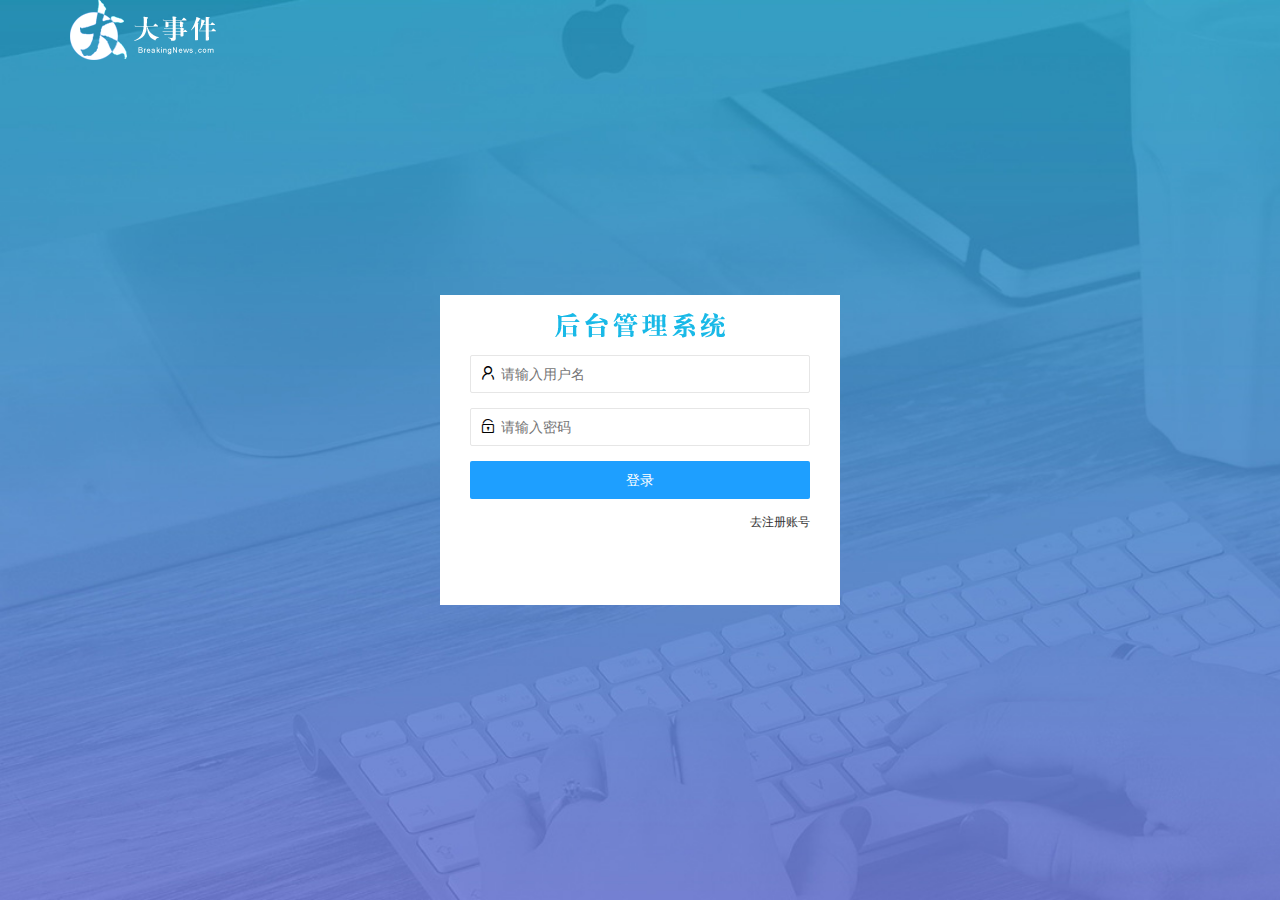
<file: login.html>
<!DOCTYPE html>
<html lang="en">

<head>
    <meta charset="UTF-8">
    <meta name="viewport" content="width=device-width, initial-scale=1.0">
    <title>大事件登录注册</title>
    <!-- 导入layui.css文件 -->
    <link rel="stylesheet" href="./assets/lib/layui/css/layui.css">
    <!-- 导入自己的css文件 -->
    <link rel="stylesheet" href="./assets/css/login1.css">

</head>

<body>
    <!-- 头部logo区域-->
    <div class="layui-main">
        <img src="/assets/images/logo.png" alt="">
    </div>
    <!-- 登录注册区域 -->
    <div class="loginAndRegBox">
        <div class="title-box"></div>
        <!-- 登录的div -->
        <div class="login-box">
            <!-- 登录的表单 start -->
            <form class="layui-form" action="" id="loginForm">
                <!-- 用户名 -->
                <div class="layui-form-item">
                    <i class="layui-icon layui-icon-username"></i>
                    <input type="text" name="username" lay-verify="required" placeholder="请输入用户名" autocomplete="off"
                        class="layui-input">
                </div>
                <!-- 密码 -->
                <div class="layui-form-item">
                    <i class="layui-icon layui-icon-password"></i>
                    <input type="password" name="password" lay-verify="required|pwd" placeholder="请输入密码"
                        autocomplete="off" class="layui-input">
                </div>
                <!-- 登录按钮 -->
                <div class="layui-form-item">
                    <!-- 注意:表单提交按钮和普通按钮的区别 就是lay-submit属性 -->
                    <button class="layui-btn layui-btn-fluid layui-btn-normal" lay-submit>登录</button>
                </div>
                <!-- 超链接按钮 -->
                <div class="layui-form-item links">
                    <!-- 登录的表单end -->
                    <a href="javascript:;" id="link_reg">去注册账号</a>
                </div>
            </form>

        </div>
        <!-- 注册的div -->
        <div class="reg-box">
            <form class="layui-form" id="regForm">
                <!-- 用户名 -->
                <div class="layui-form-item">
                    <i class="layui-icon layui-icon-username"></i>
                    <input type="text" name="username" lay-verify="required" placeholder="请输入用户名" autocomplete="off"
                        class="layui-input">
                </div>
                <!-- 密码 -->
                <div class="layui-form-item">
                    <i class="layui-icon layui-icon-password"></i>
                    <input type="password" name="password" lay-verify="required|pwd" placeholder="请输入密码"
                        autocomplete="off" class="layui-input">
                </div>
                <!-- 密码确认框 -->
                <div class="layui-form-item">
                    <i class="layui-icon layui-icon-password"></i>
                    <input type="password" name="repassword" lay-verify="required|pwd|repwd" placeholder="再次确认密码"
                        autocomplete="off" class="layui-input">
                </div>
                <!-- 注册按钮 -->
                <div class="layui-form-item">
                    <!-- 注意:表单提交按钮和普通按钮的区别 就是lay-submit属性 -->
                    <button class="layui-btn layui-btn-fluid layui-btn-normal" lay-submit>注册</button>
                </div>
                <!-- 超链接按钮 -->
                <div class="layui-form-item links">
                    <!-- 登录的表单end -->
                    <a href="javascript:;" id="link_login">去登录</a>
                </div>
            </form>
        </div>
    </div>
    <!-- 导入layui的JS文件 -->
    <script src="/assets/lib/layui/layui.all.js"></script>
    <!-- 导入jQuery -->
    <script src="/assets/lib/jquery.js"></script>
    <!-- 导入自己封装的baseAPI.js -->
    <script src="/assets/js/baseAPI.js"></script>
    <!-- 导入自己的javaScript脚本 -->
    <script src="/assets/js/login1.js"></script>
</body>

</html>
</file>
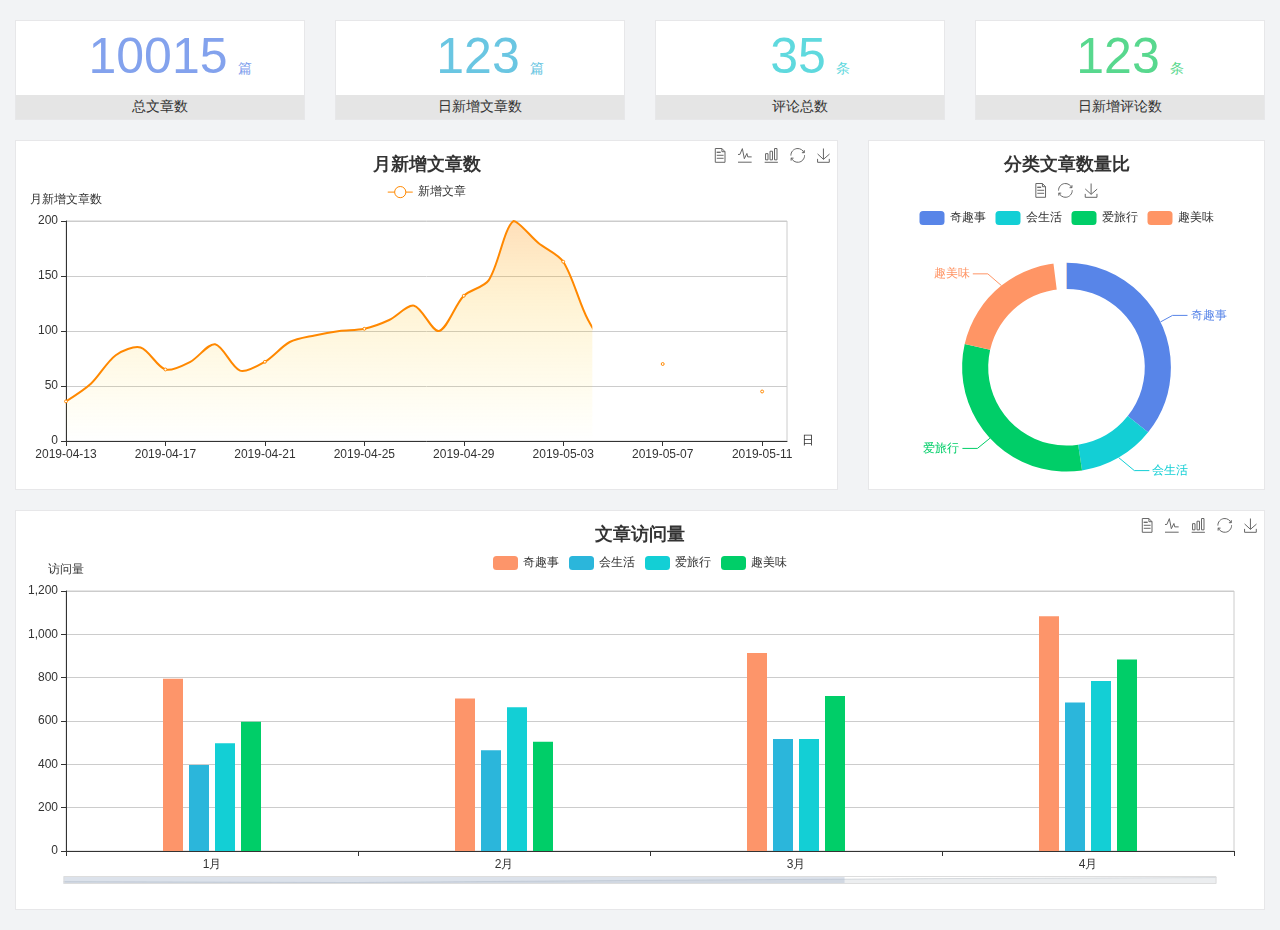
<file: home/dashboard.html>
<!DOCTYPE html>
<html lang="en">

<head>
  <meta charset="UTF-8">
  <meta name="viewport" content="width=device-width, initial-scale=1.0">
  <meta http-equiv="X-UA-Compatible" content="ie=edge">
  <title>图表统计</title>
  <link rel="stylesheet" href="../../assets/lib/bootstrap.css" />
  <link rel="stylesheet" href="../../assets/lib/main.css" />
  <script src="../../assets/lib/jquery.js"></script>
  <script type="text/javascript" src="../../assets/lib/echarts.min.js"></script>
</head>

<body>
  <div class="container-fluid">
    <div class="row spannel_list">
      <div class="col-sm-3 col-xs-6">
        <div class="spannel">
          <em>10015</em><span>篇</span>
          <b>总文章数</b>
        </div>
      </div>
      <div class="col-sm-3 col-xs-6">
        <div class="spannel scolor01">
          <em>123</em><span>篇</span>
          <b>日新增文章数</b>
        </div>
      </div>
      <div class="col-sm-3 col-xs-6">
        <div class="spannel scolor02">
          <em>35</em><span>条</span>
          <b>评论总数</b>
        </div>
      </div>
      <div class="col-sm-3 col-xs-6">
        <div class="spannel scolor03">
          <em>123</em><span>条</span>
          <b>日新增评论数</b>
        </div>
      </div>
    </div>
  </div>

  <div class="container-fluid">
    <div class="row curve-pie">
      <div class="col-lg-8 col-md-8">
        <div class="gragh_pannel" id="curve_show"></div>
      </div>
      <div class="col-lg-4 col-md-4">
        <div class="gragh_pannel" id="pie_show"></div>
      </div>
    </div>
  </div>

  <div class="container-fluid">
    <div class="column_pannel" id="column_show"></div>
  </div>

  <script>
    var oChart = echarts.init(document.getElementById('curve_show'));
    var aList_all = [
      { 'count': 36, 'date': '2019-04-13' },
      { 'count': 52, 'date': '2019-04-14' },
      { 'count': 78, 'date': '2019-04-15' },
      { 'count': 85, 'date': '2019-04-16' },
      { 'count': 65, 'date': '2019-04-17' },
      { 'count': 72, 'date': '2019-04-18' },
      { 'count': 88, 'date': '2019-04-19' },
      { 'count': 64, 'date': '2019-04-20' },
      { 'count': 72, 'date': '2019-04-21' },
      { 'count': 90, 'date': '2019-04-22' },
      { 'count': 96, 'date': '2019-04-23' },
      { 'count': 100, 'date': '2019-04-24' },
      { 'count': 102, 'date': '2019-04-25' },
      { 'count': 110, 'date': '2019-04-26' },
      { 'count': 123, 'date': '2019-04-27' },
      { 'count': 100, 'date': '2019-04-28' },
      { 'count': 132, 'date': '2019-04-29' },
      { 'count': 146, 'date': '2019-04-30' },
      { 'count': 200, 'date': '2019-05-01' },
      { 'count': 180, 'date': '2019-05-02' },
      { 'count': 163, 'date': '2019-05-03' },
      { 'count': 110, 'date': '2019-05-04' },
      { 'count': 80, 'date': '2019-05-05' },
      { 'count': 82, 'date': '2019-05-06' },
      { 'count': 70, 'date': '2019-05-07' },
      { 'count': 65, 'date': '2019-05-08' },
      { 'count': 54, 'date': '2019-05-09' },
      { 'count': 40, 'date': '2019-05-10' },
      { 'count': 45, 'date': '2019-05-11' },
      { 'count': 38, 'date': '2019-05-12' },
    ];

    let aCount = [];
    let aDate = [];

    for (var i = 0; i < aList_all.length; i++) {
      aCount.push(aList_all[i].count);
      aDate.push(aList_all[i].date);
    }

    var chartopt = {
      title: {
        text: '月新增文章数',
        left: 'center',
        top: '10'
      },
      tooltip: {
        trigger: 'axis'
      },
      legend: {
        data: ['新增文章'],
        top: '40'
      },
      toolbox: {
        show: true,
        feature: {
          mark: { show: true },
          dataView: { show: true, readOnly: false },
          magicType: { show: true, type: ['line', 'bar'] },
          restore: { show: true },
          saveAsImage: { show: true }
        }
      },
      calculable: true,
      xAxis: [
        {
          name: '日',
          type: 'category',
          boundaryGap: false,
          data: aDate
        }
      ],
      yAxis: [
        {
          name: '月新增文章数',
          type: 'value'
        }
      ],
      series: [
        {
          name: '新增文章',
          type: 'line',
          smooth: true,
          itemStyle: { normal: { areaStyle: { type: 'default' }, color: '#f80' }, lineStyle: { color: '#f80' } },
          data: aCount
        }],
      areaStyle: {
        normal: {
          color: new echarts.graphic.LinearGradient(0, 0, 0, 1, [{
            offset: 0,
            color: 'rgba(255,136,0,0.39)'
          }, {
            offset: .34,
            color: 'rgba(255,180,0,0.25)'
          }, {
            offset: 1,
            color: 'rgba(255,222,0,0.00)'
          }])

        }
      },
      grid: {
        show: true,
        x: 50,
        x2: 50,
        y: 80,
        height: 220
      }
    };

    oChart.setOption(chartopt);


    var oPie = echarts.init(document.getElementById('pie_show'));
    var oPieopt =
    {
      title: {
        top: 10,
        text: '分类文章数量比',
        x: 'center'
      },
      tooltip: {
        trigger: 'item',
        formatter: "{a} <br/>{b} : {c} ({d}%)"
      },
      color: ['#5885e8', '#13cfd5', '#00ce68', '#ff9565'],
      legend: {
        x: 'center',
        top: 65,
        data: ['奇趣事', '会生活', '爱旅行', '趣美味']
      },
      toolbox: {
        show: true,
        x: 'center',
        top: 35,
        feature: {
          mark: { show: true },
          dataView: { show: true, readOnly: false },
          magicType: {
            show: true,
            type: ['pie', 'funnel'],
            option: {
              funnel: {
                x: '25%',
                width: '50%',
                funnelAlign: 'left',
                max: 1548
              }
            }
          },
          restore: { show: true },
          saveAsImage: { show: true }
        }
      },
      calculable: true,
      series: [
        {
          name: '访问来源',
          type: 'pie',
          radius: ['45%', '60%'],
          center: ['50%', '65%'],
          data: [
            { value: 300, name: '奇趣事' },
            { value: 100, name: '会生活' },
            { value: 260, name: '爱旅行' },
            { value: 180, name: '趣美味' }
          ]
        }
      ]
    };
    oPie.setOption(oPieopt);



    var oColumn = this.echarts.init(document.getElementById('column_show'));
    var oColumnopt =
    {
      title: {
        text: '文章访问量',
        left: 'center',
        top: '10'
      },
      tooltip: {
        trigger: 'axis'
      },
      legend: {
        data: ['奇趣事', '会生活', '爱旅行', '趣美味'],
        top: '40'
      },
      toolbox: {
        show: true,
        feature: {
          mark: { show: true },
          dataView: { show: true, readOnly: false },
          magicType: { show: true, type: ['line', 'bar'] },
          restore: { show: true },
          saveAsImage: { show: true }
        }
      },
      calculable: true,
      xAxis: [
        {
          type: 'category',
          data: ['1月', '2月', '3月', '4月', '5月']
        }
      ],
      yAxis: [
        {
          name: '访问量',
          type: 'value'
        }
      ],
      series: [
        {
          name: '奇趣事',
          type: 'bar',
          barWidth: 20,
          itemStyle: {
            normal: { areaStyle: { type: 'default' }, color: '#fd956a' }
          },
          data: [800, 708, 920, 1090, 1200]
        },
        {
          name: '会生活',
          type: 'bar',
          barWidth: 20,
          itemStyle: {
            normal: { areaStyle: { type: 'default' }, color: '#2bb6db' }
          },
          data: [400, 468, 520, 690, 800]
        },
        {
          name: '爱旅行',
          type: 'bar',
          barWidth: 20,
          itemStyle: {
            normal: { areaStyle: { type: 'default' }, color: '#13cfd5' }
          },
          data: [500, 668, 520, 790, 900]
        },
        {
          name: '趣美味',
          type: 'bar',
          barWidth: 20,
          itemStyle: {
            normal: { areaStyle: { type: 'default' }, color: '#00ce68' }
          },
          data: [600, 508, 720, 890, 1000]
        }
      ],
      grid: {
        show: true,
        x: 50,
        x2: 30,
        y: 80,
        height: 260
      },
      dataZoom: [//给x轴设置滚动条
        {
          start: 0,//默认为0
          end: 100 - 1000 / 31,//默认为100
          type: 'slider',
          show: true,
          xAxisIndex: [0],
          handleSize: 0,//滑动条的 左右2个滑动条的大小
          height: 8,//组件高度
          left: 45, //左边的距离
          right: 50,//右边的距离
          bottom: 26,//右边的距离
          handleColor: '#ddd',//h滑动图标的颜色
          handleStyle: {
            borderColor: "#cacaca",
            borderWidth: "1",
            shadowBlur: 2,
            background: "#ddd",
            shadowColor: "#ddd",
          }
        }]
    };
    oColumn.setOption(oColumnopt);
  </script>
</body>

</html>
</file>
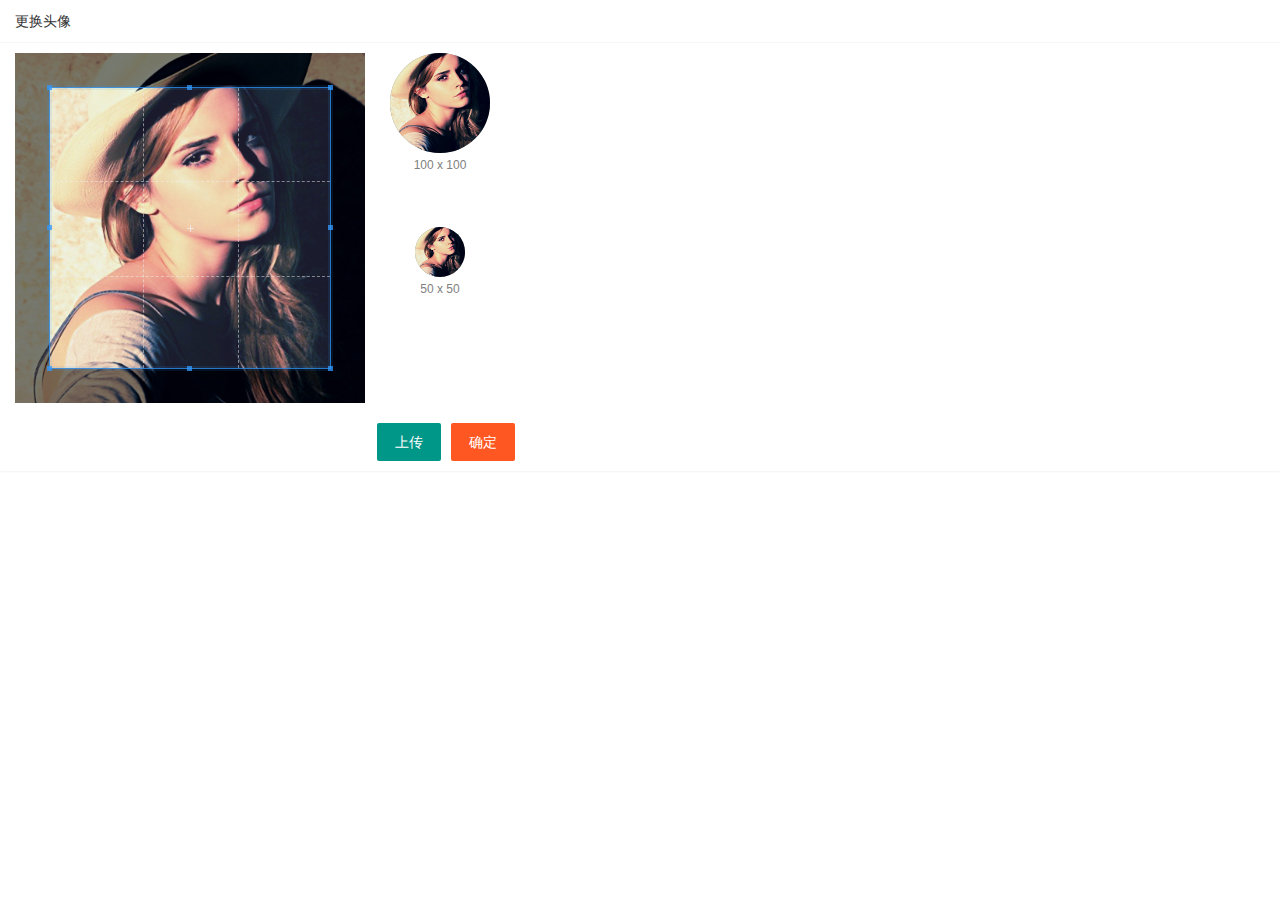
<file: user/user_avatar.html>
<!DOCTYPE html>
<html lang="en">

<head>
    <meta charset="UTF-8">
    <meta name="viewport" content="width=device-width, initial-scale=1.0">
    <title>Document</title>
    <link rel="stylesheet" href="/assets/lib/layui/css/layui.css">
    <link rel="stylesheet" href="/assets/css/user/user_avatar1.css">
    <link rel="stylesheet" href="/assets/lib/cropper/cropper.css" />
</head>

<body>
    <!-- 卡片区域 -->
    <div class="layui-card">
        <div class="layui-card-header">更换头像</div>
        <div class="layui-card-body">
            <!-- 第一行的图片裁剪和预览区域 -->
            <div class="row1">
                <!-- 图片裁剪区域 -->
                <div class="cropper-box">
                    <!-- 这个 img 标签很重要，将来会把它初始化为裁剪区域 -->
                    <img id="image" src="/assets/images/sample.jpg" />
                </div>
                <!-- 图片的预览区域 -->
                <div class="preview-box">
                    <div>
                        <!-- 宽高为 100px 的预览区域 -->
                        <div class="img-preview w100"></div>
                        <p class="size">100 x 100</p>
                    </div>
                    <div>
                        <!-- 宽高为 50px 的预览区域 -->
                        <div class="img-preview w50"></div>
                        <p class="size">50 x 50</p>
                    </div>
                </div>
            </div>

            <!-- 第二行的按钮区域 -->
            <div class="row2">
                <!-- 通过accept属性，可以指定允许用户选择什么类型的文件 -->
                <input type="file" name="" id="file" accept="image/jpeg,image/png">
                <button type="button" class="layui-btn" id="btnUpload">上传</button>
                <button type="button" class="layui-btn layui-btn-danger" id="btnOk">确定</button>
            </div>
        </div>
    </div>


    <!-- 导入layui的JS文件 -->
    <script src="/assets/lib/layui/layui.all.js"></script>
    <!-- 导入裁剪 jQuery 等插件-->
    <script src="/assets/lib/jquery.js"></script>
    <script src="/assets/lib/cropper/Cropper.js"></script>
    <script src="/assets/lib/cropper/jquery-cropper.js"></script>
    <!-- 导入baseAPI的JS文件 -->
    <script src="/assets/js/baseAPI.js"></script>
    <!-- 导入自己的JS -->
    <script src="/assets/js/user/user_avatar1.js"></script>
</body>

</html>
</file>
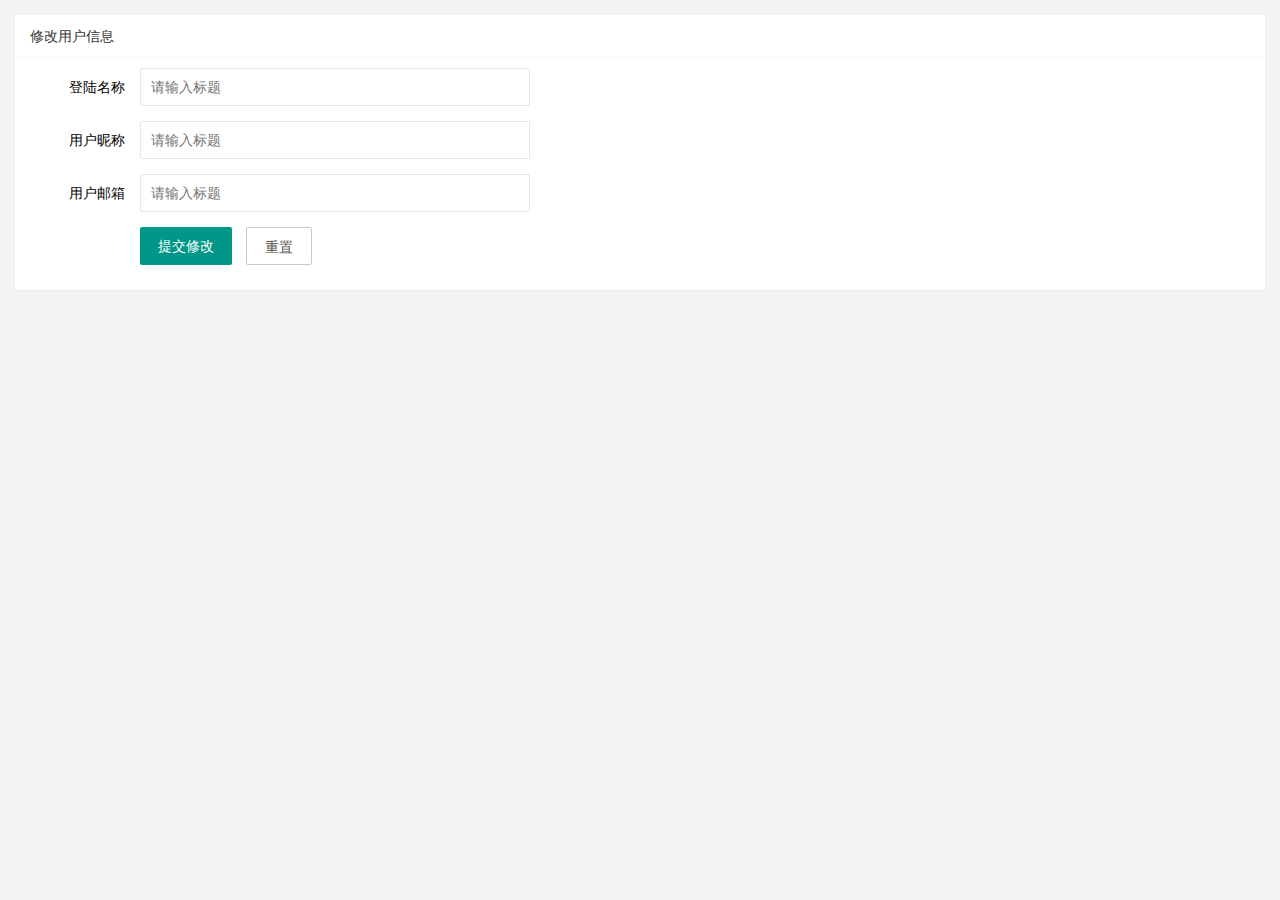
<file: user/user_info.html>
<!DOCTYPE html>
<html lang="en">

<head>
    <meta charset="UTF-8">
    <meta name="viewport" content="width=device-width, initial-scale=1.0">
    <title>Document</title>
    <link rel="stylesheet" href="/assets/lib/layui/css/layui.css">
    <link rel="stylesheet" href="/assets/user/user_info.css">
</head>

<body>
    <!-- 卡片区域 -->
    <div class="layui-card">
        <div class="layui-card-header">修改用户信息</div>
        <div class="layui-card-body">
            <form class="layui-form" lay-filter="userForm">
                <!--  id 隐藏域,在ajax加载用户信息后 通过js设置值 -->
                <input type="hidden" name="id" value="">
                <div class="layui-form-item">
                    <label class="layui-form-label">登陆名称</label>
                    <div class="layui-input-block">
                        <input type="text" name="username" required lay-verify="required" placeholder="请输入标题"
                            autocomplete="off" class="layui-input" readonly>
                    </div>
                </div>
                <!-- 用户昵称 -->
                <div class="layui-form-item">
                    <label class="layui-form-label">用户昵称</label>
                    <div class="layui-input-block">
                        <input type="text" name="nickname" required lay-verify="nickname" placeholder="请输入标题"
                            autocomplete="off" class="layui-input">
                    </div>
                </div>
                <!-- 用户邮箱 -->
                <div class="layui-form-item">
                    <label class="layui-form-label">用户邮箱</label>
                    <div class="layui-input-block">
                        <input type="text" name="email" required lay-verify="required" placeholder="请输入标题"
                            autocomplete="off" class="layui-input">
                    </div>
                </div>
                <!-- 提交按钮 -->
                <div class="layui-form-item">
                    <div class="layui-input-block">
                        <button class="layui-btn" lay-submit lay-filter="formDemo">提交修改</button>
                        <button type="button" class="layui-btn layui-btn-primary" id="btnReset">重置</button>
                    </div>
                </div>
            </form>
        </div>
    </div>
    <!-- 导入layui的JS文件 -->
    <script src="/assets/lib/layui/layui.all.js"></script>
    <!-- 导入jQuery -->
    <script src="/assets/lib/jquery.js"></script>
    <!-- 导入baseAPI的JS文件 -->
    <script src="/assets/js/baseAPI.js"></script>
    <!-- 导入自己的JS -->
    <script src="/assets/js/user/user_info1.js"></script>
</body>

</html>
</file>
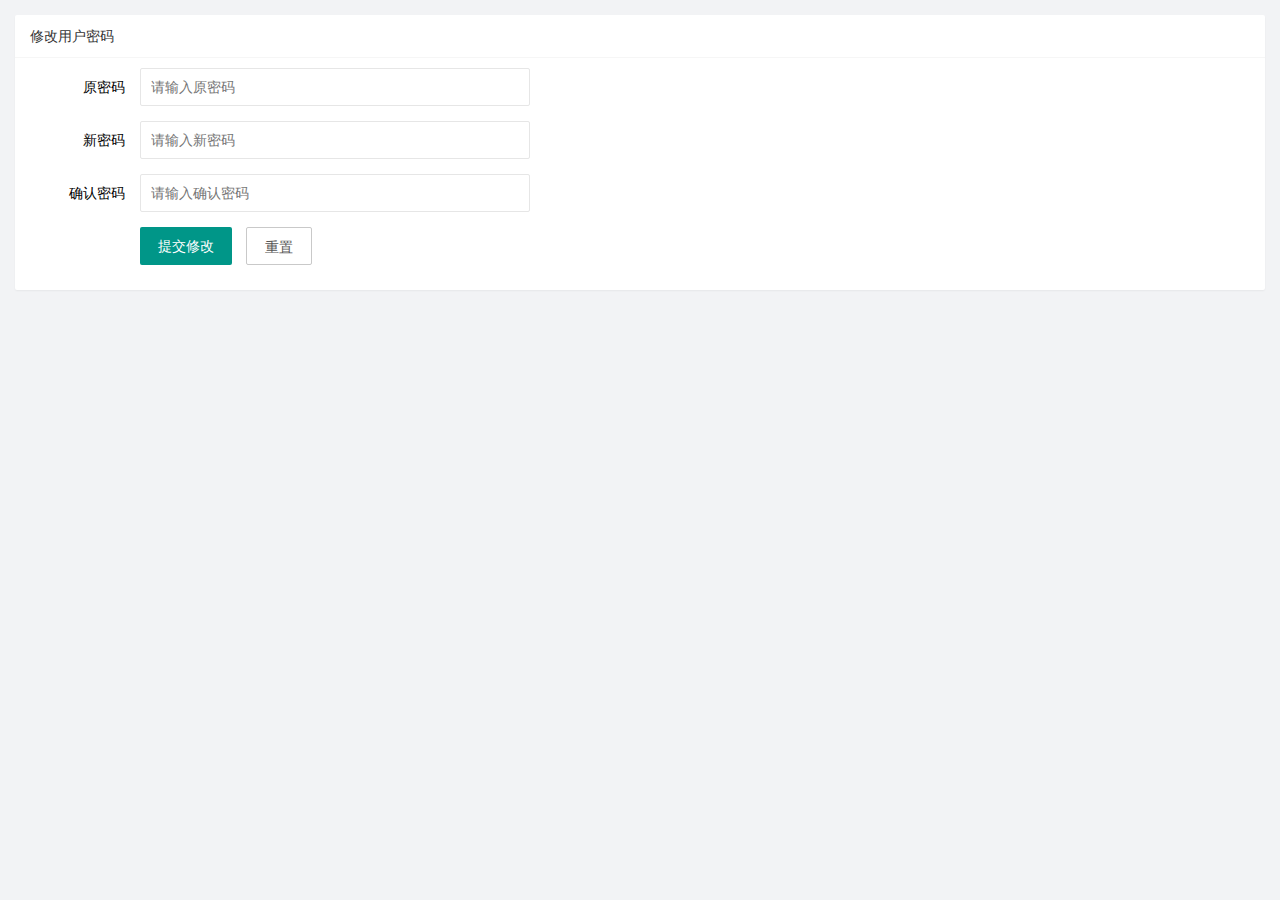
<file: user/user_pwd.html>
<!DOCTYPE html>
<html lang="en">

<head>
    <meta charset="UTF-8">
    <meta name="viewport" content="width=device-width, initial-scale=1.0">
    <title>Document</title>
    <link rel="stylesheet" href="/assets/lib/layui/css/layui.css">
    <link rel="stylesheet" href="/assets/user/user_pwd.css">
</head>

<body>
    <!-- 卡片区域 -->
    <div class="layui-card">
        <div class="layui-card-header">修改用户密码</div>
        <div class="layui-card-body">
            <form class="layui-form" lay-filter="userForm">
                <!--  原密码 -->
                <!-- <input type="hidden" name="id" value=""> -->
                <div class="layui-form-item">
                    <label class="layui-form-label">原密码</label>
                    <div class="layui-input-block">
                        <input type="password" name="oldPwd" required lay-verify="pwd" placeholder="请输入原密码"
                            autocomplete="off" class="layui-input">
                    </div>
                </div>
                <!-- 新密码 -->
                <div class="layui-form-item">
                    <label class="layui-form-label">新密码</label>
                    <div class="layui-input-block">
                        <input type="password" name="newPwd" required lay-verify="pwd|samepwd" placeholder="请输入新密码"
                            autocomplete="off" class="layui-input">
                    </div>
                </div>
                <!-- 确认密码 -->
                <div class="layui-form-item">
                    <label class="layui-form-label">确认密码</label>
                    <div class="layui-input-block">
                        <input type="password" name="reNewPW" required lay-verify="confirmpwd" placeholder="请输入确认密码"
                            autocomplete="off" class="layui-input">
                    </div>
                </div>
                <!-- 提交按钮 -->
                <div class="layui-form-item">
                    <div class="layui-input-block">
                        <button class="layui-btn" lay-submit lay-filter="formDemo">提交修改</button>
                        <button type="button" class="layui-btn layui-btn-primary" id="btnReset">重置</button>
                    </div>
                </div>
            </form>
        </div>
    </div>
    <!-- 导入layui的JS文件 -->
    <script src="/assets/lib/layui/layui.all.js"></script>
    <!-- 导入jQuery -->
    <script src="/assets/lib/jquery.js"></script>
    <!-- 导入baseAPI的JS文件 -->
    <script src="/assets/js/baseAPI.js"></script>
    <!-- 导入自己的JS -->
    <script src="/assets/js/user/user_pwd1.js"></script>
</body>

</html>
</file>
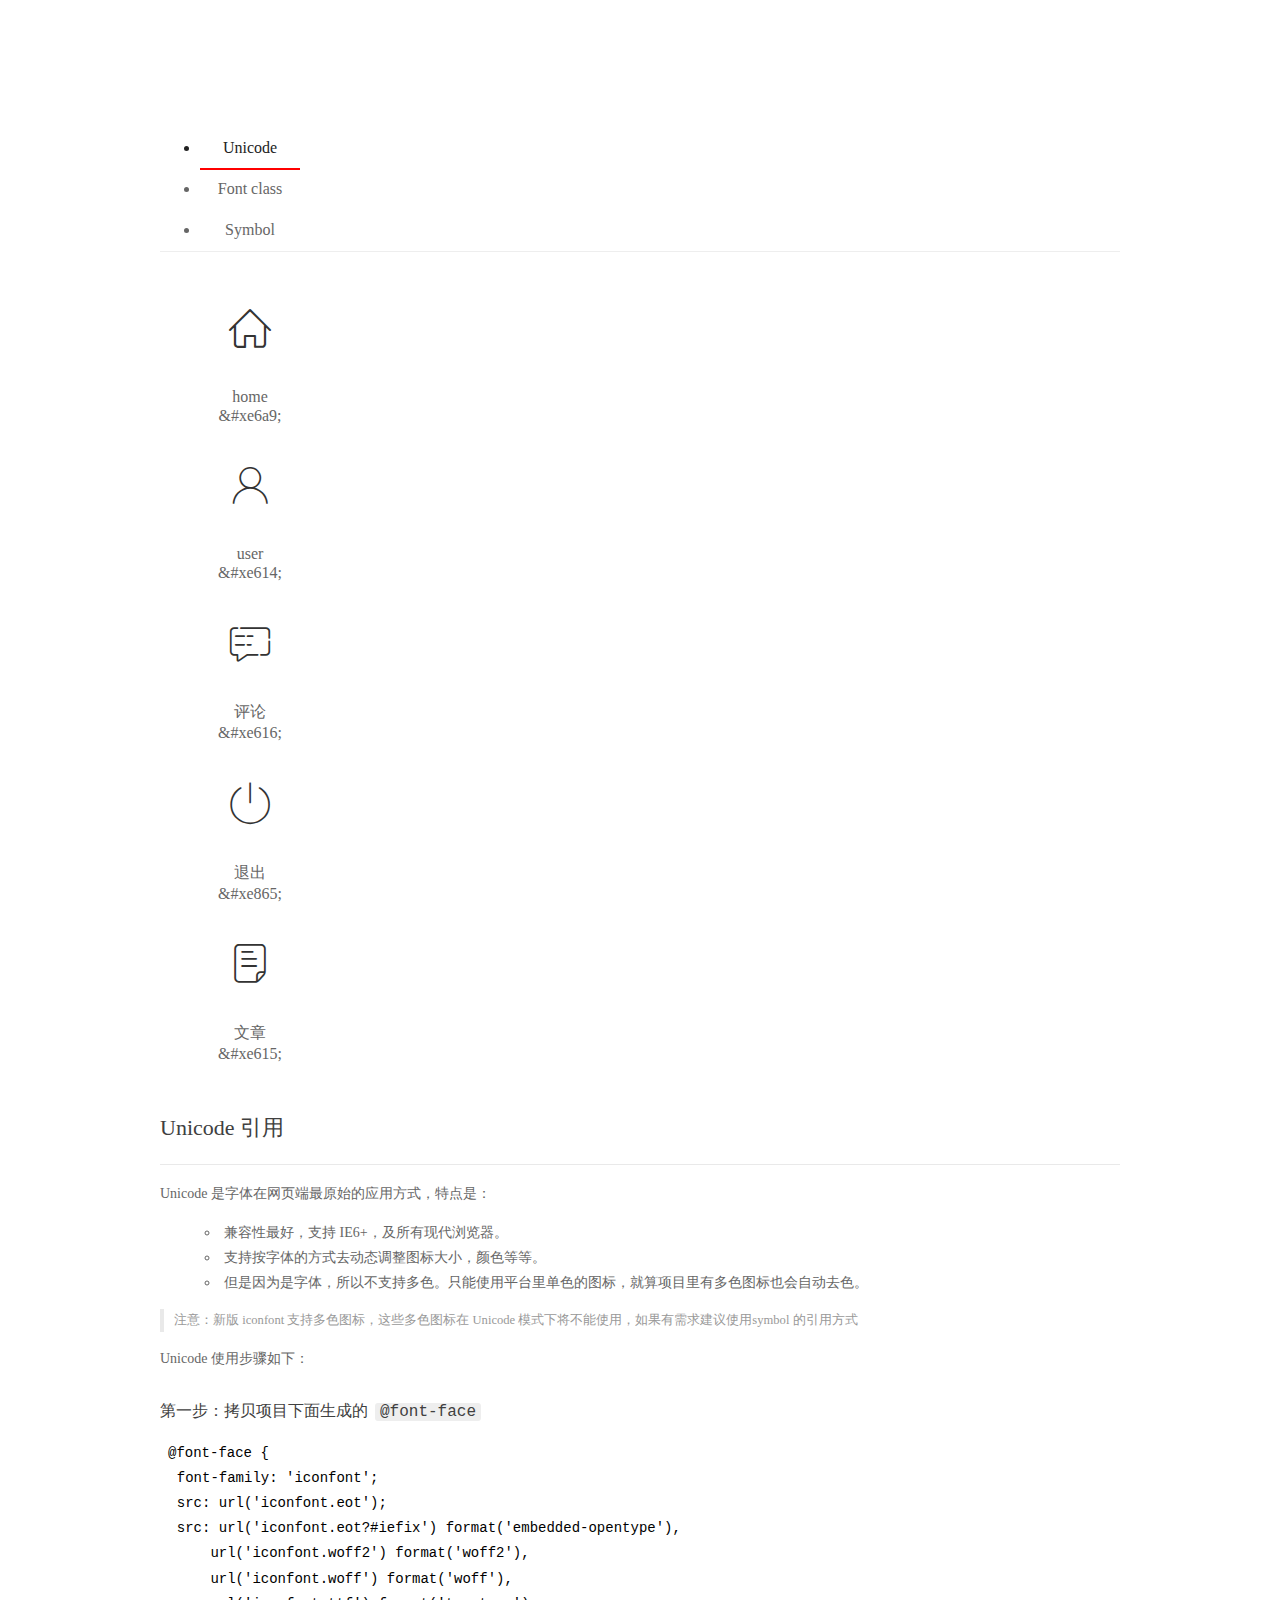
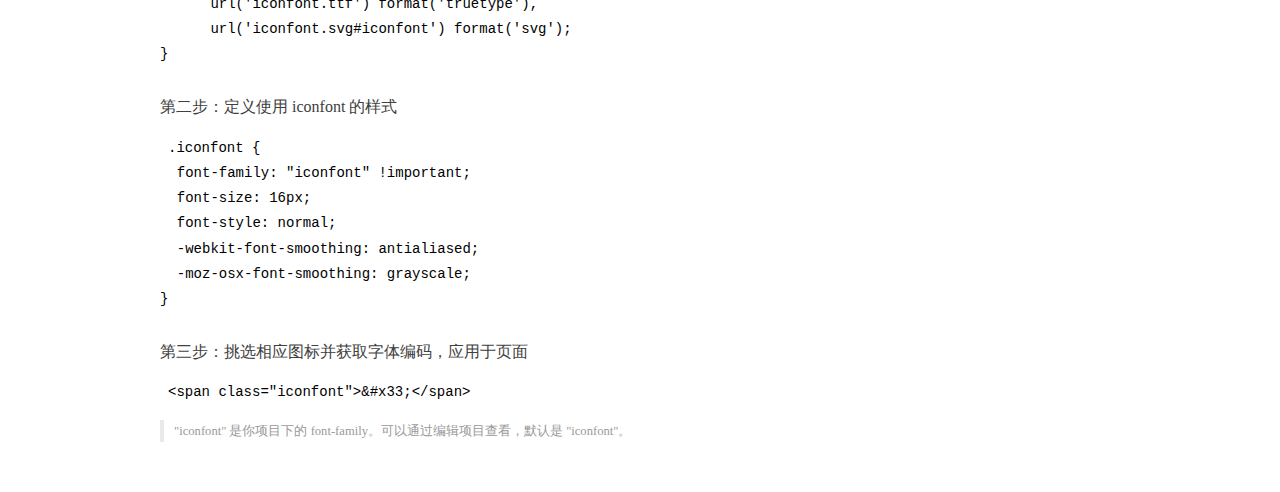
<file: assets/fonts/demo_index.html>
<!DOCTYPE html>
<html>
<head>
  <meta charset="utf-8"/>
  <title>IconFont Demo</title>
  <link rel="shortcut icon" href="https://gtms04.alicdn.com/tps/i4/TB1_oz6GVXXXXaFXpXXJDFnIXXX-64-64.ico" type="image/x-icon"/>
  <link rel="stylesheet" href="https://g.alicdn.com/thx/cube/1.3.2/cube.min.css">
  <link rel="stylesheet" href="demo.css">
  <link rel="stylesheet" href="iconfont.css">
  <script src="iconfont.js"></script>
  <!-- jQuery -->
  <script src="https://a1.alicdn.com/oss/uploads/2018/12/26/7bfddb60-08e8-11e9-9b04-53e73bb6408b.js"></script>
  <!-- 代码高亮 -->
  <script src="https://a1.alicdn.com/oss/uploads/2018/12/26/a3f714d0-08e6-11e9-8a15-ebf944d7534c.js"></script>
</head>
<body>
  <div class="main">
    <h1 class="logo"><a href="https://www.iconfont.cn/" title="iconfont 首页" target="_blank">&#xe86b;</a></h1>
    <div class="nav-tabs">
      <ul id="tabs" class="dib-box">
        <li class="dib active"><span>Unicode</span></li>
        <li class="dib"><span>Font class</span></li>
        <li class="dib"><span>Symbol</span></li>
      </ul>
      
    </div>
    <div class="tab-container">
      <div class="content unicode" style="display: block;">
          <ul class="icon_lists dib-box">
          
            <li class="dib">
              <span class="icon iconfont">&#xe6a9;</span>
                <div class="name">home</div>
                <div class="code-name">&amp;#xe6a9;</div>
              </li>
          
            <li class="dib">
              <span class="icon iconfont">&#xe614;</span>
                <div class="name">user</div>
                <div class="code-name">&amp;#xe614;</div>
              </li>
          
            <li class="dib">
              <span class="icon iconfont">&#xe616;</span>
                <div class="name">评论</div>
                <div class="code-name">&amp;#xe616;</div>
              </li>
          
            <li class="dib">
              <span class="icon iconfont">&#xe865;</span>
                <div class="name">退出</div>
                <div class="code-name">&amp;#xe865;</div>
              </li>
          
            <li class="dib">
              <span class="icon iconfont">&#xe615;</span>
                <div class="name">文章</div>
                <div class="code-name">&amp;#xe615;</div>
              </li>
          
          </ul>
          <div class="article markdown">
          <h2 id="unicode-">Unicode 引用</h2>
          <hr>

          <p>Unicode 是字体在网页端最原始的应用方式，特点是：</p>
          <ul>
            <li>兼容性最好，支持 IE6+，及所有现代浏览器。</li>
            <li>支持按字体的方式去动态调整图标大小，颜色等等。</li>
            <li>但是因为是字体，所以不支持多色。只能使用平台里单色的图标，就算项目里有多色图标也会自动去色。</li>
          </ul>
          <blockquote>
            <p>注意：新版 iconfont 支持多色图标，这些多色图标在 Unicode 模式下将不能使用，如果有需求建议使用symbol 的引用方式</p>
          </blockquote>
          <p>Unicode 使用步骤如下：</p>
          <h3 id="-font-face">第一步：拷贝项目下面生成的 <code>@font-face</code></h3>
<pre><code class="language-css"
>@font-face {
  font-family: 'iconfont';
  src: url('iconfont.eot');
  src: url('iconfont.eot?#iefix') format('embedded-opentype'),
      url('iconfont.woff2') format('woff2'),
      url('iconfont.woff') format('woff'),
      url('iconfont.ttf') format('truetype'),
      url('iconfont.svg#iconfont') format('svg');
}
</code></pre>
          <h3 id="-iconfont-">第二步：定义使用 iconfont 的样式</h3>
<pre><code class="language-css"
>.iconfont {
  font-family: "iconfont" !important;
  font-size: 16px;
  font-style: normal;
  -webkit-font-smoothing: antialiased;
  -moz-osx-font-smoothing: grayscale;
}
</code></pre>
          <h3 id="-">第三步：挑选相应图标并获取字体编码，应用于页面</h3>
<pre>
<code class="language-html"
>&lt;span class="iconfont"&gt;&amp;#x33;&lt;/span&gt;
</code></pre>
          <blockquote>
            <p>"iconfont" 是你项目下的 font-family。可以通过编辑项目查看，默认是 "iconfont"。</p>
          </blockquote>
          </div>
      </div>
      <div class="content font-class">
        <ul class="icon_lists dib-box">
          
          <li class="dib">
            <span class="icon iconfont icon-home"></span>
            <div class="name">
              home
            </div>
            <div class="code-name">.icon-home
            </div>
          </li>
          
          <li class="dib">
            <span class="icon iconfont icon-user"></span>
            <div class="name">
              user
            </div>
            <div class="code-name">.icon-user
            </div>
          </li>
          
          <li class="dib">
            <span class="icon iconfont icon-pinglun"></span>
            <div class="name">
              评论
            </div>
            <div class="code-name">.icon-pinglun
            </div>
          </li>
          
          <li class="dib">
            <span class="icon iconfont icon-tuichu"></span>
            <div class="name">
              退出
            </div>
            <div class="code-name">.icon-tuichu
            </div>
          </li>
          
          <li class="dib">
            <span class="icon iconfont icon-16"></span>
            <div class="name">
              文章
            </div>
            <div class="code-name">.icon-16
            </div>
          </li>
          
        </ul>
        <div class="article markdown">
        <h2 id="font-class-">font-class 引用</h2>
        <hr>

        <p>font-class 是 Unicode 使用方式的一种变种，主要是解决 Unicode 书写不直观，语意不明确的问题。</p>
        <p>与 Unicode 使用方式相比，具有如下特点：</p>
        <ul>
          <li>兼容性良好，支持 IE8+，及所有现代浏览器。</li>
          <li>相比于 Unicode 语意明确，书写更直观。可以很容易分辨这个 icon 是什么。</li>
          <li>因为使用 class 来定义图标，所以当要替换图标时，只需要修改 class 里面的 Unicode 引用。</li>
          <li>不过因为本质上还是使用的字体，所以多色图标还是不支持的。</li>
        </ul>
        <p>使用步骤如下：</p>
        <h3 id="-fontclass-">第一步：引入项目下面生成的 fontclass 代码：</h3>
<pre><code class="language-html">&lt;link rel="stylesheet" href="./iconfont.css"&gt;
</code></pre>
        <h3 id="-">第二步：挑选相应图标并获取类名，应用于页面：</h3>
<pre><code class="language-html">&lt;span class="iconfont icon-xxx"&gt;&lt;/span&gt;
</code></pre>
        <blockquote>
          <p>"
            iconfont" 是你项目下的 font-family。可以通过编辑项目查看，默认是 "iconfont"。</p>
        </blockquote>
      </div>
      </div>
      <div class="content symbol">
          <ul class="icon_lists dib-box">
          
            <li class="dib">
                <svg class="icon svg-icon" aria-hidden="true">
                  <use xlink:href="#icon-home"></use>
                </svg>
                <div class="name">home</div>
                <div class="code-name">#icon-home</div>
            </li>
          
            <li class="dib">
                <svg class="icon svg-icon" aria-hidden="true">
                  <use xlink:href="#icon-user"></use>
                </svg>
                <div class="name">user</div>
                <div class="code-name">#icon-user</div>
            </li>
          
            <li class="dib">
                <svg class="icon svg-icon" aria-hidden="true">
                  <use xlink:href="#icon-pinglun"></use>
                </svg>
                <div class="name">评论</div>
                <div class="code-name">#icon-pinglun</div>
            </li>
          
            <li class="dib">
                <svg class="icon svg-icon" aria-hidden="true">
                  <use xlink:href="#icon-tuichu"></use>
                </svg>
                <div class="name">退出</div>
                <div class="code-name">#icon-tuichu</div>
            </li>
          
            <li class="dib">
                <svg class="icon svg-icon" aria-hidden="true">
                  <use xlink:href="#icon-16"></use>
                </svg>
                <div class="name">文章</div>
                <div class="code-name">#icon-16</div>
            </li>
          
          </ul>
          <div class="article markdown">
          <h2 id="symbol-">Symbol 引用</h2>
          <hr>

          <p>这是一种全新的使用方式，应该说这才是未来的主流，也是平台目前推荐的用法。相关介绍可以参考这篇<a href="">文章</a>
            这种用法其实是做了一个 SVG 的集合，与另外两种相比具有如下特点：</p>
          <ul>
            <li>支持多色图标了，不再受单色限制。</li>
            <li>通过一些技巧，支持像字体那样，通过 <code>font-size</code>, <code>color</code> 来调整样式。</li>
            <li>兼容性较差，支持 IE9+，及现代浏览器。</li>
            <li>浏览器渲染 SVG 的性能一般，还不如 png。</li>
          </ul>
          <p>使用步骤如下：</p>
          <h3 id="-symbol-">第一步：引入项目下面生成的 symbol 代码：</h3>
<pre><code class="language-html">&lt;script src="./iconfont.js"&gt;&lt;/script&gt;
</code></pre>
          <h3 id="-css-">第二步：加入通用 CSS 代码（引入一次就行）：</h3>
<pre><code class="language-html">&lt;style&gt;
.icon {
  width: 1em;
  height: 1em;
  vertical-align: -0.15em;
  fill: currentColor;
  overflow: hidden;
}
&lt;/style&gt;
</code></pre>
          <h3 id="-">第三步：挑选相应图标并获取类名，应用于页面：</h3>
<pre><code class="language-html">&lt;svg class="icon" aria-hidden="true"&gt;
  &lt;use xlink:href="#icon-xxx"&gt;&lt;/use&gt;
&lt;/svg&gt;
</code></pre>
          </div>
      </div>

    </div>
  </div>
  <script>
  $(document).ready(function () {
      $('.tab-container .content:first').show()

      $('#tabs li').click(function (e) {
        var tabContent = $('.tab-container .content')
        var index = $(this).index()

        if ($(this).hasClass('active')) {
          return
        } else {
          $('#tabs li').removeClass('active')
          $(this).addClass('active')

          tabContent.hide().eq(index).fadeIn()
        }
      })
    })
  </script>
</body>
</html>
</file>
<file: assets/lib/layui/css/layui.css>
/** layui-v2.5.5 MIT License By https://www.layui.com */
 .layui-inline,img{display:inline-block;vertical-align:middle}h1,h2,h3,h4,h5,h6{font-weight:400}.layui-edge,.layui-header,.layui-inline,.layui-main{position:relative}.layui-body,.layui-edge,.layui-elip{overflow:hidden}.layui-btn,.layui-edge,.layui-inline,img{vertical-align:middle}.layui-btn,.layui-disabled,.layui-icon,.layui-unselect{-moz-user-select:none;-webkit-user-select:none;-ms-user-select:none}.layui-elip,.layui-form-checkbox span,.layui-form-pane .layui-form-label{text-overflow:ellipsis;white-space:nowrap}.layui-breadcrumb,.layui-tree-btnGroup{visibility:hidden}blockquote,body,button,dd,div,dl,dt,form,h1,h2,h3,h4,h5,h6,input,li,ol,p,pre,td,textarea,th,ul{margin:0;padding:0;-webkit-tap-highlight-color:rgba(0,0,0,0)}a:active,a:hover{outline:0}img{border:none}li{list-style:none}table{border-collapse:collapse;border-spacing:0}h4,h5,h6{font-size:100%}button,input,optgroup,option,select,textarea{font-family:inherit;font-size:inherit;font-style:inherit;font-weight:inherit;outline:0}pre{white-space:pre-wrap;white-space:-moz-pre-wrap;white-space:-pre-wrap;white-space:-o-pre-wrap;word-wrap:break-word}body{line-height:24px;font:14px Helvetica Neue,Helvetica,PingFang SC,Tahoma,Arial,sans-serif}hr{height:1px;margin:10px 0;border:0;clear:both}a{color:#333;text-decoration:none}a:hover{color:#777}a cite{font-style:normal;*cursor:pointer}.layui-border-box,.layui-border-box *{box-sizing:border-box}.layui-box,.layui-box *{box-sizing:content-box}.layui-clear{clear:both;*zoom:1}.layui-clear:after{content:'\20';clear:both;*zoom:1;display:block;height:0}.layui-inline{*display:inline;*zoom:1}.layui-edge{display:inline-block;width:0;height:0;border-width:6px;border-style:dashed;border-color:transparent}.layui-edge-top{top:-4px;border-bottom-color:#999;border-bottom-style:solid}.layui-edge-right{border-left-color:#999;border-left-style:solid}.layui-edge-bottom{top:2px;border-top-color:#999;border-top-style:solid}.layui-edge-left{border-right-color:#999;border-right-style:solid}.layui-disabled,.layui-disabled:hover{color:#d2d2d2!important;cursor:not-allowed!important}.layui-circle{border-radius:100%}.layui-show{display:block!important}.layui-hide{display:none!important}@font-face{font-family:layui-icon;src:url(../font/iconfont.eot?v=250);src:url(../font/iconfont.eot?v=250#iefix) format('embedded-opentype'),url(../font/iconfont.woff2?v=250) format('woff2'),url(../font/iconfont.woff?v=250) format('woff'),url(../font/iconfont.ttf?v=250) format('truetype'),url(../font/iconfont.svg?v=250#layui-icon) format('svg')}.layui-icon{font-family:layui-icon!important;font-size:16px;font-style:normal;-webkit-font-smoothing:antialiased;-moz-osx-font-smoothing:grayscale}.layui-icon-reply-fill:before{content:"\e611"}.layui-icon-set-fill:before{content:"\e614"}.layui-icon-menu-fill:before{content:"\e60f"}.layui-icon-search:before{content:"\e615"}.layui-icon-share:before{content:"\e641"}.layui-icon-set-sm:before{content:"\e620"}.layui-icon-engine:before{content:"\e628"}.layui-icon-close:before{content:"\1006"}.layui-icon-close-fill:before{content:"\1007"}.layui-icon-chart-screen:before{content:"\e629"}.layui-icon-star:before{content:"\e600"}.layui-icon-circle-dot:before{content:"\e617"}.layui-icon-chat:before{content:"\e606"}.layui-icon-release:before{content:"\e609"}.layui-icon-list:before{content:"\e60a"}.layui-icon-chart:before{content:"\e62c"}.layui-icon-ok-circle:before{content:"\1005"}.layui-icon-layim-theme:before{content:"\e61b"}.layui-icon-table:before{content:"\e62d"}.layui-icon-right:before{content:"\e602"}.layui-icon-left:before{content:"\e603"}.layui-icon-cart-simple:before{content:"\e698"}.layui-icon-face-cry:before{content:"\e69c"}.layui-icon-face-smile:before{content:"\e6af"}.layui-icon-survey:before{content:"\e6b2"}.layui-icon-tree:before{content:"\e62e"}.layui-icon-upload-circle:before{content:"\e62f"}.layui-icon-add-circle:before{content:"\e61f"}.layui-icon-download-circle:before{content:"\e601"}.layui-icon-templeate-1:before{content:"\e630"}.layui-icon-util:before{content:"\e631"}.layui-icon-face-surprised:before{content:"\e664"}.layui-icon-edit:before{content:"\e642"}.layui-icon-speaker:before{content:"\e645"}.layui-icon-down:before{content:"\e61a"}.layui-icon-file:before{content:"\e621"}.layui-icon-layouts:before{content:"\e632"}.layui-icon-rate-half:before{content:"\e6c9"}.layui-icon-add-circle-fine:before{content:"\e608"}.layui-icon-prev-circle:before{content:"\e633"}.layui-icon-read:before{content:"\e705"}.layui-icon-404:before{content:"\e61c"}.layui-icon-carousel:before{content:"\e634"}.layui-icon-help:before{content:"\e607"}.layui-icon-code-circle:before{content:"\e635"}.layui-icon-water:before{content:"\e636"}.layui-icon-username:before{content:"\e66f"}.layui-icon-find-fill:before{content:"\e670"}.layui-icon-about:before{content:"\e60b"}.layui-icon-location:before{content:"\e715"}.layui-icon-up:before{content:"\e619"}.layui-icon-pause:before{content:"\e651"}.layui-icon-date:before{content:"\e637"}.layui-icon-layim-uploadfile:before{content:"\e61d"}.layui-icon-delete:before{content:"\e640"}.layui-icon-play:before{content:"\e652"}.layui-icon-top:before{content:"\e604"}.layui-icon-friends:before{content:"\e612"}.layui-icon-refresh-3:before{content:"\e9aa"}.layui-icon-ok:before{content:"\e605"}.layui-icon-layer:before{content:"\e638"}.layui-icon-face-smile-fine:before{content:"\e60c"}.layui-icon-dollar:before{content:"\e659"}.layui-icon-group:before{content:"\e613"}.layui-icon-layim-download:before{content:"\e61e"}.layui-icon-picture-fine:before{content:"\e60d"}.layui-icon-link:before{content:"\e64c"}.layui-icon-diamond:before{content:"\e735"}.layui-icon-log:before{content:"\e60e"}.layui-icon-rate-solid:before{content:"\e67a"}.layui-icon-fonts-del:before{content:"\e64f"}.layui-icon-unlink:before{content:"\e64d"}.layui-icon-fonts-clear:before{content:"\e639"}.layui-icon-triangle-r:before{content:"\e623"}.layui-icon-circle:before{content:"\e63f"}.layui-icon-radio:before{content:"\e643"}.layui-icon-align-center:before{content:"\e647"}.layui-icon-align-right:before{content:"\e648"}.layui-icon-align-left:before{content:"\e649"}.layui-icon-loading-1:before{content:"\e63e"}.layui-icon-return:before{content:"\e65c"}.layui-icon-fonts-strong:before{content:"\e62b"}.layui-icon-upload:before{content:"\e67c"}.layui-icon-dialogue:before{content:"\e63a"}.layui-icon-video:before{content:"\e6ed"}.layui-icon-headset:before{content:"\e6fc"}.layui-icon-cellphone-fine:before{content:"\e63b"}.layui-icon-add-1:before{content:"\e654"}.layui-icon-face-smile-b:before{content:"\e650"}.layui-icon-fonts-html:before{content:"\e64b"}.layui-icon-form:before{content:"\e63c"}.layui-icon-cart:before{content:"\e657"}.layui-icon-camera-fill:before{content:"\e65d"}.layui-icon-tabs:before{content:"\e62a"}.layui-icon-fonts-code:before{content:"\e64e"}.layui-icon-fire:before{content:"\e756"}.layui-icon-set:before{content:"\e716"}.layui-icon-fonts-u:before{content:"\e646"}.layui-icon-triangle-d:before{content:"\e625"}.layui-icon-tips:before{content:"\e702"}.layui-icon-picture:before{content:"\e64a"}.layui-icon-more-vertical:before{content:"\e671"}.layui-icon-flag:before{content:"\e66c"}.layui-icon-loading:before{content:"\e63d"}.layui-icon-fonts-i:before{content:"\e644"}.layui-icon-refresh-1:before{content:"\e666"}.layui-icon-rmb:before{content:"\e65e"}.layui-icon-home:before{content:"\e68e"}.layui-icon-user:before{content:"\e770"}.layui-icon-notice:before{content:"\e667"}.layui-icon-login-weibo:before{content:"\e675"}.layui-icon-voice:before{content:"\e688"}.layui-icon-upload-drag:before{content:"\e681"}.layui-icon-login-qq:before{content:"\e676"}.layui-icon-snowflake:before{content:"\e6b1"}.layui-icon-file-b:before{content:"\e655"}.layui-icon-template:before{content:"\e663"}.layui-icon-auz:before{content:"\e672"}.layui-icon-console:before{content:"\e665"}.layui-icon-app:before{content:"\e653"}.layui-icon-prev:before{content:"\e65a"}.layui-icon-website:before{content:"\e7ae"}.layui-icon-next:before{content:"\e65b"}.layui-icon-component:before{content:"\e857"}.layui-icon-more:before{content:"\e65f"}.layui-icon-login-wechat:before{content:"\e677"}.layui-icon-shrink-right:before{content:"\e668"}.layui-icon-spread-left:before{content:"\e66b"}.layui-icon-camera:before{content:"\e660"}.layui-icon-note:before{content:"\e66e"}.layui-icon-refresh:before{content:"\e669"}.layui-icon-female:before{content:"\e661"}.layui-icon-male:before{content:"\e662"}.layui-icon-password:before{content:"\e673"}.layui-icon-senior:before{content:"\e674"}.layui-icon-theme:before{content:"\e66a"}.layui-icon-tread:before{content:"\e6c5"}.layui-icon-praise:before{content:"\e6c6"}.layui-icon-star-fill:before{content:"\e658"}.layui-icon-rate:before{content:"\e67b"}.layui-icon-template-1:before{content:"\e656"}.layui-icon-vercode:before{content:"\e679"}.layui-icon-cellphone:before{content:"\e678"}.layui-icon-screen-full:before{content:"\e622"}.layui-icon-screen-restore:before{content:"\e758"}.layui-icon-cols:before{content:"\e610"}.layui-icon-export:before{content:"\e67d"}.layui-icon-print:before{content:"\e66d"}.layui-icon-slider:before{content:"\e714"}.layui-icon-addition:before{content:"\e624"}.layui-icon-subtraction:before{content:"\e67e"}.layui-icon-service:before{content:"\e626"}.layui-icon-transfer:before{content:"\e691"}.layui-main{width:1140px;margin:0 auto}.layui-header{z-index:1000;height:60px}.layui-header a:hover{transition:all .5s;-webkit-transition:all .5s}.layui-side{position:fixed;left:0;top:0;bottom:0;z-index:999;width:200px;overflow-x:hidden}.layui-side-scroll{position:relative;width:220px;height:100%;overflow-x:hidden}.layui-body{position:absolute;left:200px;right:0;top:0;bottom:0;z-index:998;width:auto;overflow-y:auto;box-sizing:border-box}.layui-layout-body{overflow:hidden}.layui-layout-admin .layui-header{background-color:#23262E}.layui-layout-admin .layui-side{top:60px;width:200px;overflow-x:hidden}.layui-layout-admin .layui-body{position:fixed;top:60px;bottom:44px}.layui-layout-admin .layui-main{width:auto;margin:0 15px}.layui-layout-admin .layui-footer{position:fixed;left:200px;right:0;bottom:0;height:44px;line-height:44px;padding:0 15px;background-color:#eee}.layui-layout-admin .layui-logo{position:absolute;left:0;top:0;width:200px;height:100%;line-height:60px;text-align:center;color:#009688;font-size:16px}.layui-layout-admin .layui-header .layui-nav{background:0 0}.layui-layout-left{position:absolute!important;left:200px;top:0}.layui-layout-right{position:absolute!important;right:0;top:0}.layui-container{position:relative;margin:0 auto;padding:0 15px;box-sizing:border-box}.layui-fluid{position:relative;margin:0 auto;padding:0 15px}.layui-row:after,.layui-row:before{content:'';display:block;clear:both}.layui-col-lg1,.layui-col-lg10,.layui-col-lg11,.layui-col-lg12,.layui-col-lg2,.layui-col-lg3,.layui-col-lg4,.layui-col-lg5,.layui-col-lg6,.layui-col-lg7,.layui-col-lg8,.layui-col-lg9,.layui-col-md1,.layui-col-md10,.layui-col-md11,.layui-col-md12,.layui-col-md2,.layui-col-md3,.layui-col-md4,.layui-col-md5,.layui-col-md6,.layui-col-md7,.layui-col-md8,.layui-col-md9,.layui-col-sm1,.layui-col-sm10,.layui-col-sm11,.layui-col-sm12,.layui-col-sm2,.layui-col-sm3,.layui-col-sm4,.layui-col-sm5,.layui-col-sm6,.layui-col-sm7,.layui-col-sm8,.layui-col-sm9,.layui-col-xs1,.layui-col-xs10,.layui-col-xs11,.layui-col-xs12,.layui-col-xs2,.layui-col-xs3,.layui-col-xs4,.layui-col-xs5,.layui-col-xs6,.layui-col-xs7,.layui-col-xs8,.layui-col-xs9{position:relative;display:block;box-sizing:border-box}.layui-col-xs1,.layui-col-xs10,.layui-col-xs11,.layui-col-xs12,.layui-col-xs2,.layui-col-xs3,.layui-col-xs4,.layui-col-xs5,.layui-col-xs6,.layui-col-xs7,.layui-col-xs8,.layui-col-xs9{float:left}.layui-col-xs1{width:8.33333333%}.layui-col-xs2{width:16.66666667%}.layui-col-xs3{width:25%}.layui-col-xs4{width:33.33333333%}.layui-col-xs5{width:41.66666667%}.layui-col-xs6{width:50%}.layui-col-xs7{width:58.33333333%}.layui-col-xs8{width:66.66666667%}.layui-col-xs9{width:75%}.layui-col-xs10{width:83.33333333%}.layui-col-xs11{width:91.66666667%}.layui-col-xs12{width:100%}.layui-col-xs-offset1{margin-left:8.33333333%}.layui-col-xs-offset2{margin-left:16.66666667%}.layui-col-xs-offset3{margin-left:25%}.layui-col-xs-offset4{margin-left:33.33333333%}.layui-col-xs-offset5{margin-left:41.66666667%}.layui-col-xs-offset6{margin-left:50%}.layui-col-xs-offset7{margin-left:58.33333333%}.layui-col-xs-offset8{margin-left:66.66666667%}.layui-col-xs-offset9{margin-left:75%}.layui-col-xs-offset10{margin-left:83.33333333%}.layui-col-xs-offset11{margin-left:91.66666667%}.layui-col-xs-offset12{margin-left:100%}@media screen and (max-width:768px){.layui-hide-xs{display:none!important}.layui-show-xs-block{display:block!important}.layui-show-xs-inline{display:inline!important}.layui-show-xs-inline-block{display:inline-block!important}}@media screen and (min-width:768px){.layui-container{width:750px}.layui-hide-sm{display:none!important}.layui-show-sm-block{display:block!important}.layui-show-sm-inline{display:inline!important}.layui-show-sm-inline-block{display:inline-block!important}.layui-col-sm1,.layui-col-sm10,.layui-col-sm11,.layui-col-sm12,.layui-col-sm2,.layui-col-sm3,.layui-col-sm4,.layui-col-sm5,.layui-col-sm6,.layui-col-sm7,.layui-col-sm8,.layui-col-sm9{float:left}.layui-col-sm1{width:8.33333333%}.layui-col-sm2{width:16.66666667%}.layui-col-sm3{width:25%}.layui-col-sm4{width:33.33333333%}.layui-col-sm5{width:41.66666667%}.layui-col-sm6{width:50%}.layui-col-sm7{width:58.33333333%}.layui-col-sm8{width:66.66666667%}.layui-col-sm9{width:75%}.layui-col-sm10{width:83.33333333%}.layui-col-sm11{width:91.66666667%}.layui-col-sm12{width:100%}.layui-col-sm-offset1{margin-left:8.33333333%}.layui-col-sm-offset2{margin-left:16.66666667%}.layui-col-sm-offset3{margin-left:25%}.layui-col-sm-offset4{margin-left:33.33333333%}.layui-col-sm-offset5{margin-left:41.66666667%}.layui-col-sm-offset6{margin-left:50%}.layui-col-sm-offset7{margin-left:58.33333333%}.layui-col-sm-offset8{margin-left:66.66666667%}.layui-col-sm-offset9{margin-left:75%}.layui-col-sm-offset10{margin-left:83.33333333%}.layui-col-sm-offset11{margin-left:91.66666667%}.layui-col-sm-offset12{margin-left:100%}}@media screen and (min-width:992px){.layui-container{width:970px}.layui-hide-md{display:none!important}.layui-show-md-block{display:block!important}.layui-show-md-inline{display:inline!important}.layui-show-md-inline-block{display:inline-block!important}.layui-col-md1,.layui-col-md10,.layui-col-md11,.layui-col-md12,.layui-col-md2,.layui-col-md3,.layui-col-md4,.layui-col-md5,.layui-col-md6,.layui-col-md7,.layui-col-md8,.layui-col-md9{float:left}.layui-col-md1{width:8.33333333%}.layui-col-md2{width:16.66666667%}.layui-col-md3{width:25%}.layui-col-md4{width:33.33333333%}.layui-col-md5{width:41.66666667%}.layui-col-md6{width:50%}.layui-col-md7{width:58.33333333%}.layui-col-md8{width:66.66666667%}.layui-col-md9{width:75%}.layui-col-md10{width:83.33333333%}.layui-col-md11{width:91.66666667%}.layui-col-md12{width:100%}.layui-col-md-offset1{margin-left:8.33333333%}.layui-col-md-offset2{margin-left:16.66666667%}.layui-col-md-offset3{margin-left:25%}.layui-col-md-offset4{margin-left:33.33333333%}.layui-col-md-offset5{margin-left:41.66666667%}.layui-col-md-offset6{margin-left:50%}.layui-col-md-offset7{margin-left:58.33333333%}.layui-col-md-offset8{margin-left:66.66666667%}.layui-col-md-offset9{margin-left:75%}.layui-col-md-offset10{margin-left:83.33333333%}.layui-col-md-offset11{margin-left:91.66666667%}.layui-col-md-offset12{margin-left:100%}}@media screen and (min-width:1200px){.layui-container{width:1170px}.layui-hide-lg{display:none!important}.layui-show-lg-block{display:block!important}.layui-show-lg-inline{display:inline!important}.layui-show-lg-inline-block{display:inline-block!important}.layui-col-lg1,.layui-col-lg10,.layui-col-lg11,.layui-col-lg12,.layui-col-lg2,.layui-col-lg3,.layui-col-lg4,.layui-col-lg5,.layui-col-lg6,.layui-col-lg7,.layui-col-lg8,.layui-col-lg9{float:left}.layui-col-lg1{width:8.33333333%}.layui-col-lg2{width:16.66666667%}.layui-col-lg3{width:25%}.layui-col-lg4{width:33.33333333%}.layui-col-lg5{width:41.66666667%}.layui-col-lg6{width:50%}.layui-col-lg7{width:58.33333333%}.layui-col-lg8{width:66.66666667%}.layui-col-lg9{width:75%}.layui-col-lg10{width:83.33333333%}.layui-col-lg11{width:91.66666667%}.layui-col-lg12{width:100%}.layui-col-lg-offset1{margin-left:8.33333333%}.layui-col-lg-offset2{margin-left:16.66666667%}.layui-col-lg-offset3{margin-left:25%}.layui-col-lg-offset4{margin-left:33.33333333%}.layui-col-lg-offset5{margin-left:41.66666667%}.layui-col-lg-offset6{margin-left:50%}.layui-col-lg-offset7{margin-left:58.33333333%}.layui-col-lg-offset8{margin-left:66.66666667%}.layui-col-lg-offset9{margin-left:75%}.layui-col-lg-offset10{margin-left:83.33333333%}.layui-col-lg-offset11{margin-left:91.66666667%}.layui-col-lg-offset12{margin-left:100%}}.layui-col-space1{margin:-.5px}.layui-col-space1>*{padding:.5px}.layui-col-space3{margin:-1.5px}.layui-col-space3>*{padding:1.5px}.layui-col-space5{margin:-2.5px}.layui-col-space5>*{padding:2.5px}.layui-col-space8{margin:-3.5px}.layui-col-space8>*{padding:3.5px}.layui-col-space10{margin:-5px}.layui-col-space10>*{padding:5px}.layui-col-space12{margin:-6px}.layui-col-space12>*{padding:6px}.layui-col-space15{margin:-7.5px}.layui-col-space15>*{padding:7.5px}.layui-col-space18{margin:-9px}.layui-col-space18>*{padding:9px}.layui-col-space20{margin:-10px}.layui-col-space20>*{padding:10px}.layui-col-space22{margin:-11px}.layui-col-space22>*{padding:11px}.layui-col-space25{margin:-12.5px}.layui-col-space25>*{padding:12.5px}.layui-col-space30{margin:-15px}.layui-col-space30>*{padding:15px}.layui-btn,.layui-input,.layui-select,.layui-textarea,.layui-upload-button{outline:0;-webkit-appearance:none;transition:all .3s;-webkit-transition:all .3s;box-sizing:border-box}.layui-elem-quote{margin-bottom:10px;padding:15px;line-height:22px;border-left:5px solid #009688;border-radius:0 2px 2px 0;background-color:#f2f2f2}.layui-quote-nm{border-style:solid;border-width:1px 1px 1px 5px;background:0 0}.layui-elem-field{margin-bottom:10px;padding:0;border-width:1px;border-style:solid}.layui-elem-field legend{margin-left:20px;padding:0 10px;font-size:20px;font-weight:300}.layui-field-title{margin:10px 0 20px;border-width:1px 0 0}.layui-field-box{padding:10px 15px}.layui-field-title .layui-field-box{padding:10px 0}.layui-progress{position:relative;height:6px;border-radius:20px;background-color:#e2e2e2}.layui-progress-bar{position:absolute;left:0;top:0;width:0;max-width:100%;height:6px;border-radius:20px;text-align:right;background-color:#5FB878;transition:all .3s;-webkit-transition:all .3s}.layui-progress-big,.layui-progress-big .layui-progress-bar{height:18px;line-height:18px}.layui-progress-text{position:relative;top:-20px;line-height:18px;font-size:12px;color:#666}.layui-progress-big .layui-progress-text{position:static;padding:0 10px;color:#fff}.layui-collapse{border-width:1px;border-style:solid;border-radius:2px}.layui-colla-content,.layui-colla-item{border-top-width:1px;border-top-style:solid}.layui-colla-item:first-child{border-top:none}.layui-colla-title{position:relative;height:42px;line-height:42px;padding:0 15px 0 35px;color:#333;background-color:#f2f2f2;cursor:pointer;font-size:14px;overflow:hidden}.layui-colla-content{display:none;padding:10px 15px;line-height:22px;color:#666}.layui-colla-icon{position:absolute;left:15px;top:0;font-size:14px}.layui-card{margin-bottom:15px;border-radius:2px;background-color:#fff;box-shadow:0 1px 2px 0 rgba(0,0,0,.05)}.layui-card:last-child{margin-bottom:0}.layui-card-header{position:relative;height:42px;line-height:42px;padding:0 15px;border-bottom:1px solid #f6f6f6;color:#333;border-radius:2px 2px 0 0;font-size:14px}.layui-bg-black,.layui-bg-blue,.layui-bg-cyan,.layui-bg-green,.layui-bg-orange,.layui-bg-red{color:#fff!important}.layui-card-body{position:relative;padding:10px 15px;line-height:24px}.layui-card-body[pad15]{padding:15px}.layui-card-body[pad20]{padding:20px}.layui-card-body .layui-table{margin:5px 0}.layui-card .layui-tab{margin:0}.layui-panel-window{position:relative;padding:15px;border-radius:0;border-top:5px solid #E6E6E6;background-color:#fff}.layui-auxiliar-moving{position:fixed;left:0;right:0;top:0;bottom:0;width:100%;height:100%;background:0 0;z-index:9999999999}.layui-form-label,.layui-form-mid,.layui-form-select,.layui-input-block,.layui-input-inline,.layui-textarea{position:relative}.layui-bg-red{background-color:#FF5722!important}.layui-bg-orange{background-color:#FFB800!important}.layui-bg-green{background-color:#009688!important}.layui-bg-cyan{background-color:#2F4056!important}.layui-bg-blue{background-color:#1E9FFF!important}.layui-bg-black{background-color:#393D49!important}.layui-bg-gray{background-color:#eee!important;color:#666!important}.layui-badge-rim,.layui-colla-content,.layui-colla-item,.layui-collapse,.layui-elem-field,.layui-form-pane .layui-form-item[pane],.layui-form-pane .layui-form-label,.layui-input,.layui-layedit,.layui-layedit-tool,.layui-quote-nm,.layui-select,.layui-tab-bar,.layui-tab-card,.layui-tab-title,.layui-tab-title .layui-this:after,.layui-textarea{border-color:#e6e6e6}.layui-timeline-item:before,hr{background-color:#e6e6e6}.layui-text{line-height:22px;font-size:14px;color:#666}.layui-text h1,.layui-text h2,.layui-text h3{font-weight:500;color:#333}.layui-text h1{font-size:30px}.layui-text h2{font-size:24px}.layui-text h3{font-size:18px}.layui-text a:not(.layui-btn){color:#01AAED}.layui-text a:not(.layui-btn):hover{text-decoration:underline}.layui-text ul{padding:5px 0 5px 15px}.layui-text ul li{margin-top:5px;list-style-type:disc}.layui-text em,.layui-word-aux{color:#999!important;padding:0 5px!important}.layui-btn{display:inline-block;height:38px;line-height:38px;padding:0 18px;background-color:#009688;color:#fff;white-space:nowrap;text-align:center;font-size:14px;border:none;border-radius:2px;cursor:pointer}.layui-btn:hover{opacity:.8;filter:alpha(opacity=80);color:#fff}.layui-btn:active{opacity:1;filter:alpha(opacity=100)}.layui-btn+.layui-btn{margin-left:10px}.layui-btn-container{font-size:0}.layui-btn-container .layui-btn{margin-right:10px;margin-bottom:10px}.layui-btn-container .layui-btn+.layui-btn{margin-left:0}.layui-table .layui-btn-container .layui-btn{margin-bottom:9px}.layui-btn-radius{border-radius:100px}.layui-btn .layui-icon{margin-right:3px;font-size:18px;vertical-align:bottom;vertical-align:middle\9}.layui-btn-primary{border:1px solid #C9C9C9;background-color:#fff;color:#555}.layui-btn-primary:hover{border-color:#009688;color:#333}.layui-btn-normal{background-color:#1E9FFF}.layui-btn-warm{background-color:#FFB800}.layui-btn-danger{background-color:#FF5722}.layui-btn-checked{background-color:#5FB878}.layui-btn-disabled,.layui-btn-disabled:active,.layui-btn-disabled:hover{border:1px solid #e6e6e6;background-color:#FBFBFB;color:#C9C9C9;cursor:not-allowed;opacity:1}.layui-btn-lg{height:44px;line-height:44px;padding:0 25px;font-size:16px}.layui-btn-sm{height:30px;line-height:30px;padding:0 10px;font-size:12px}.layui-btn-sm i{font-size:16px!important}.layui-btn-xs{height:22px;line-height:22px;padding:0 5px;font-size:12px}.layui-btn-xs i{font-size:14px!important}.layui-btn-group{display:inline-block;vertical-align:middle;font-size:0}.layui-btn-group .layui-btn{margin-left:0!important;margin-right:0!important;border-left:1px solid rgba(255,255,255,.5);border-radius:0}.layui-btn-group .layui-btn-primary{border-left:none}.layui-btn-group .layui-btn-primary:hover{border-color:#C9C9C9;color:#009688}.layui-btn-group .layui-btn:first-child{border-left:none;border-radius:2px 0 0 2px}.layui-btn-group .layui-btn-primary:first-child{border-left:1px solid #c9c9c9}.layui-btn-group .layui-btn:last-child{border-radius:0 2px 2px 0}.layui-btn-group .layui-btn+.layui-btn{margin-left:0}.layui-btn-group+.layui-btn-group{margin-left:10px}.layui-btn-fluid{width:100%}.layui-input,.layui-select,.layui-textarea{height:38px;line-height:1.3;line-height:38px\9;border-width:1px;border-style:solid;background-color:#fff;border-radius:2px}.layui-input::-webkit-input-placeholder,.layui-select::-webkit-input-placeholder,.layui-textarea::-webkit-input-placeholder{line-height:1.3}.layui-input,.layui-textarea{display:block;width:100%;padding-left:10px}.layui-input:hover,.layui-textarea:hover{border-color:#D2D2D2!important}.layui-input:focus,.layui-textarea:focus{border-color:#C9C9C9!important}.layui-textarea{min-height:100px;height:auto;line-height:20px;padding:6px 10px;resize:vertical}.layui-select{padding:0 10px}.layui-form input[type=checkbox],.layui-form input[type=radio],.layui-form select{display:none}.layui-form [lay-ignore]{display:initial}.layui-form-item{margin-bottom:15px;clear:both;*zoom:1}.layui-form-item:after{content:'\20';clear:both;*zoom:1;display:block;height:0}.layui-form-label{float:left;display:block;padding:9px 15px;width:80px;font-weight:400;line-height:20px;text-align:right}.layui-form-label-col{display:block;float:none;padding:9px 0;line-height:20px;text-align:left}.layui-form-item .layui-inline{margin-bottom:5px;margin-right:10px}.layui-input-block{margin-left:110px;min-height:36px}.layui-input-inline{display:inline-block;vertical-align:middle}.layui-form-item .layui-input-inline{float:left;width:190px;margin-right:10px}.layui-form-text .layui-input-inline{width:auto}.layui-form-mid{float:left;display:block;padding:9px 0!important;line-height:20px;margin-right:10px}.layui-form-danger+.layui-form-select .layui-input,.layui-form-danger:focus{border-color:#FF5722!important}.layui-form-select .layui-input{padding-right:30px;cursor:pointer}.layui-form-select .layui-edge{position:absolute;right:10px;top:50%;margin-top:-3px;cursor:pointer;border-width:6px;border-top-color:#c2c2c2;border-top-style:solid;transition:all .3s;-webkit-transition:all .3s}.layui-form-select dl{display:none;position:absolute;left:0;top:42px;padding:5px 0;z-index:899;min-width:100%;border:1px solid #d2d2d2;max-height:300px;overflow-y:auto;background-color:#fff;border-radius:2px;box-shadow:0 2px 4px rgba(0,0,0,.12);box-sizing:border-box}.layui-form-select dl dd,.layui-form-select dl dt{padding:0 10px;line-height:36px;white-space:nowrap;overflow:hidden;text-overflow:ellipsis}.layui-form-select dl dt{font-size:12px;color:#999}.layui-form-select dl dd{cursor:pointer}.layui-form-select dl dd:hover{background-color:#f2f2f2;-webkit-transition:.5s all;transition:.5s all}.layui-form-select .layui-select-group dd{padding-left:20px}.layui-form-select dl dd.layui-select-tips{padding-left:10px!important;color:#999}.layui-form-select dl dd.layui-this{background-color:#5FB878;color:#fff}.layui-form-checkbox,.layui-form-select dl dd.layui-disabled{background-color:#fff}.layui-form-selected dl{display:block}.layui-form-checkbox,.layui-form-checkbox *,.layui-form-switch{display:inline-block;vertical-align:middle}.layui-form-selected .layui-edge{margin-top:-9px;-webkit-transform:rotate(180deg);transform:rotate(180deg);margin-top:-3px\9}:root .layui-form-selected .layui-edge{margin-top:-9px\0/IE9}.layui-form-selectup dl{top:auto;bottom:42px}.layui-select-none{margin:5px 0;text-align:center;color:#999}.layui-select-disabled .layui-disabled{border-color:#eee!important}.layui-select-disabled .layui-edge{border-top-color:#d2d2d2}.layui-form-checkbox{position:relative;height:30px;line-height:30px;margin-right:10px;padding-right:30px;cursor:pointer;font-size:0;-webkit-transition:.1s linear;transition:.1s linear;box-sizing:border-box}.layui-form-checkbox span{padding:0 10px;height:100%;font-size:14px;border-radius:2px 0 0 2px;background-color:#d2d2d2;color:#fff;overflow:hidden}.layui-form-checkbox:hover span{background-color:#c2c2c2}.layui-form-checkbox i{position:absolute;right:0;top:0;width:30px;height:28px;border:1px solid #d2d2d2;border-left:none;border-radius:0 2px 2px 0;color:#fff;font-size:20px;text-align:center}.layui-form-checkbox:hover i{border-color:#c2c2c2;color:#c2c2c2}.layui-form-checked,.layui-form-checked:hover{border-color:#5FB878}.layui-form-checked span,.layui-form-checked:hover span{background-color:#5FB878}.layui-form-checked i,.layui-form-checked:hover i{color:#5FB878}.layui-form-item .layui-form-checkbox{margin-top:4px}.layui-form-checkbox[lay-skin=primary]{height:auto!important;line-height:normal!important;min-width:18px;min-height:18px;border:none!important;margin-right:0;padding-left:28px;padding-right:0;background:0 0}.layui-form-checkbox[lay-skin=primary] span{padding-left:0;padding-right:15px;line-height:18px;background:0 0;color:#666}.layui-form-checkbox[lay-skin=primary] i{right:auto;left:0;width:16px;height:16px;line-height:16px;border:1px solid #d2d2d2;font-size:12px;border-radius:2px;background-color:#fff;-webkit-transition:.1s linear;transition:.1s linear}.layui-form-checkbox[lay-skin=primary]:hover i{border-color:#5FB878;color:#fff}.layui-form-checked[lay-skin=primary] i{border-color:#5FB878!important;background-color:#5FB878;color:#fff}.layui-checkbox-disbaled[lay-skin=primary] span{background:0 0!important;color:#c2c2c2}.layui-checkbox-disbaled[lay-skin=primary]:hover i{border-color:#d2d2d2}.layui-form-item .layui-form-checkbox[lay-skin=primary]{margin-top:10px}.layui-form-switch{position:relative;height:22px;line-height:22px;min-width:35px;padding:0 5px;margin-top:8px;border:1px solid #d2d2d2;border-radius:20px;cursor:pointer;background-color:#fff;-webkit-transition:.1s linear;transition:.1s linear}.layui-form-switch i{position:absolute;left:5px;top:3px;width:16px;height:16px;border-radius:20px;background-color:#d2d2d2;-webkit-transition:.1s linear;transition:.1s linear}.layui-form-switch em{position:relative;top:0;width:25px;margin-left:21px;padding:0!important;text-align:center!important;color:#999!important;font-style:normal!important;font-size:12px}.layui-form-onswitch{border-color:#5FB878;background-color:#5FB878}.layui-checkbox-disbaled,.layui-checkbox-disbaled i{border-color:#e2e2e2!important}.layui-form-onswitch i{left:100%;margin-left:-21px;background-color:#fff}.layui-form-onswitch em{margin-left:5px;margin-right:21px;color:#fff!important}.layui-checkbox-disbaled span{background-color:#e2e2e2!important}.layui-checkbox-disbaled:hover i{color:#fff!important}[lay-radio]{display:none}.layui-form-radio,.layui-form-radio *{display:inline-block;vertical-align:middle}.layui-form-radio{line-height:28px;margin:6px 10px 0 0;padding-right:10px;cursor:pointer;font-size:0}.layui-form-radio *{font-size:14px}.layui-form-radio>i{margin-right:8px;font-size:22px;color:#c2c2c2}.layui-form-radio>i:hover,.layui-form-radioed>i{color:#5FB878}.layui-radio-disbaled>i{color:#e2e2e2!important}.layui-form-pane .layui-form-label{width:110px;padding:8px 15px;height:38px;line-height:20px;border-width:1px;border-style:solid;border-radius:2px 0 0 2px;text-align:center;background-color:#FBFBFB;overflow:hidden;box-sizing:border-box}.layui-form-pane .layui-input-inline{margin-left:-1px}.layui-form-pane .layui-input-block{margin-left:110px;left:-1px}.layui-form-pane .layui-input{border-radius:0 2px 2px 0}.layui-form-pane .layui-form-text .layui-form-label{float:none;width:100%;border-radius:2px;box-sizing:border-box;text-align:left}.layui-form-pane .layui-form-text .layui-input-inline{display:block;margin:0;top:-1px;clear:both}.layui-form-pane .layui-form-text .layui-input-block{margin:0;left:0;top:-1px}.layui-form-pane .layui-form-text .layui-textarea{min-height:100px;border-radius:0 0 2px 2px}.layui-form-pane .layui-form-checkbox{margin:4px 0 4px 10px}.layui-form-pane .layui-form-radio,.layui-form-pane .layui-form-switch{margin-top:6px;margin-left:10px}.layui-form-pane .layui-form-item[pane]{position:relative;border-width:1px;border-style:solid}.layui-form-pane .layui-form-item[pane] .layui-form-label{position:absolute;left:0;top:0;height:100%;border-width:0 1px 0 0}.layui-form-pane .layui-form-item[pane] .layui-input-inline{margin-left:110px}@media screen and (max-width:450px){.layui-form-item .layui-form-label{text-overflow:ellipsis;overflow:hidden;white-space:nowrap}.layui-form-item .layui-inline{display:block;margin-right:0;margin-bottom:20px;clear:both}.layui-form-item .layui-inline:after{content:'\20';clear:both;display:block;height:0}.layui-form-item .layui-input-inline{display:block;float:none;left:-3px;width:auto;margin:0 0 10px 112px}.layui-form-item .layui-input-inline+.layui-form-mid{margin-left:110px;top:-5px;padding:0}.layui-form-item .layui-form-checkbox{margin-right:5px;margin-bottom:5px}}.layui-layedit{border-width:1px;border-style:solid;border-radius:2px}.layui-layedit-tool{padding:3px 5px;border-bottom-width:1px;border-bottom-style:solid;font-size:0}.layedit-tool-fixed{position:fixed;top:0;border-top:1px solid #e2e2e2}.layui-layedit-tool .layedit-tool-mid,.layui-layedit-tool .layui-icon{display:inline-block;vertical-align:middle;text-align:center;font-size:14px}.layui-layedit-tool .layui-icon{position:relative;width:32px;height:30px;line-height:30px;margin:3px 5px;color:#777;cursor:pointer;border-radius:2px}.layui-layedit-tool .layui-icon:hover{color:#393D49}.layui-layedit-tool .layui-icon:active{color:#000}.layui-layedit-tool .layedit-tool-active{background-color:#e2e2e2;color:#000}.layui-layedit-tool .layui-disabled,.layui-layedit-tool .layui-disabled:hover{color:#d2d2d2;cursor:not-allowed}.layui-layedit-tool .layedit-tool-mid{width:1px;height:18px;margin:0 10px;background-color:#d2d2d2}.layedit-tool-html{width:50px!important;font-size:30px!important}.layedit-tool-b,.layedit-tool-code,.layedit-tool-help{font-size:16px!important}.layedit-tool-d,.layedit-tool-face,.layedit-tool-image,.layedit-tool-unlink{font-size:18px!important}.layedit-tool-image input{position:absolute;font-size:0;left:0;top:0;width:100%;height:100%;opacity:.01;filter:Alpha(opacity=1);cursor:pointer}.layui-layedit-iframe iframe{display:block;width:100%}#LAY_layedit_code{overflow:hidden}.layui-laypage{display:inline-block;*display:inline;*zoom:1;vertical-align:middle;margin:10px 0;font-size:0}.layui-laypage>a:first-child,.layui-laypage>a:first-child em{border-radius:2px 0 0 2px}.layui-laypage>a:last-child,.layui-laypage>a:last-child em{border-radius:0 2px 2px 0}.layui-laypage>:first-child{margin-left:0!important}.layui-laypage>:last-child{margin-right:0!important}.layui-laypage a,.layui-laypage button,.layui-laypage input,.layui-laypage select,.layui-laypage span{border:1px solid #e2e2e2}.layui-laypage a,.layui-laypage span{display:inline-block;*display:inline;*zoom:1;vertical-align:middle;padding:0 15px;height:28px;line-height:28px;margin:0 -1px 5px 0;background-color:#fff;color:#333;font-size:12px}.layui-flow-more a *,.layui-laypage input,.layui-table-view select[lay-ignore]{display:inline-block}.layui-laypage a:hover{color:#009688}.layui-laypage em{font-style:normal}.layui-laypage .layui-laypage-spr{color:#999;font-weight:700}.layui-laypage a{text-decoration:none}.layui-laypage .layui-laypage-curr{position:relative}.layui-laypage .layui-laypage-curr em{position:relative;color:#fff}.layui-laypage .layui-laypage-curr .layui-laypage-em{position:absolute;left:-1px;top:-1px;padding:1px;width:100%;height:100%;background-color:#009688}.layui-laypage-em{border-radius:2px}.layui-laypage-next em,.layui-laypage-prev em{font-family:Sim sun;font-size:16px}.layui-laypage .layui-laypage-count,.layui-laypage .layui-laypage-limits,.layui-laypage .layui-laypage-refresh,.layui-laypage .layui-laypage-skip{margin-left:10px;margin-right:10px;padding:0;border:none}.layui-laypage .layui-laypage-limits,.layui-laypage .layui-laypage-refresh{vertical-align:top}.layui-laypage .layui-laypage-refresh i{font-size:18px;cursor:pointer}.layui-laypage select{height:22px;padding:3px;border-radius:2px;cursor:pointer}.layui-laypage .layui-laypage-skip{height:30px;line-height:30px;color:#999}.layui-laypage button,.layui-laypage input{height:30px;line-height:30px;border-radius:2px;vertical-align:top;background-color:#fff;box-sizing:border-box}.layui-laypage input{width:40px;margin:0 10px;padding:0 3px;text-align:center}.layui-laypage input:focus,.layui-laypage select:focus{border-color:#009688!important}.layui-laypage button{margin-left:10px;padding:0 10px;cursor:pointer}.layui-table,.layui-table-view{margin:10px 0}.layui-flow-more{margin:10px 0;text-align:center;color:#999;font-size:14px}.layui-flow-more a{height:32px;line-height:32px}.layui-flow-more a *{vertical-align:top}.layui-flow-more a cite{padding:0 20px;border-radius:3px;background-color:#eee;color:#333;font-style:normal}.layui-flow-more a cite:hover{opacity:.8}.layui-flow-more a i{font-size:30px;color:#737383}.layui-table{width:100%;background-color:#fff;color:#666}.layui-table tr{transition:all .3s;-webkit-transition:all .3s}.layui-table th{text-align:left;font-weight:400}.layui-table tbody tr:hover,.layui-table thead tr,.layui-table-click,.layui-table-header,.layui-table-hover,.layui-table-mend,.layui-table-patch,.layui-table-tool,.layui-table-total,.layui-table-total tr,.layui-table[lay-even] tr:nth-child(even){background-color:#f2f2f2}.layui-table td,.layui-table th,.layui-table-col-set,.layui-table-fixed-r,.layui-table-grid-down,.layui-table-header,.layui-table-page,.layui-table-tips-main,.layui-table-tool,.layui-table-total,.layui-table-view,.layui-table[lay-skin=line],.layui-table[lay-skin=row]{border-width:1px;border-style:solid;border-color:#e6e6e6}.layui-table td,.layui-table th{position:relative;padding:9px 15px;min-height:20px;line-height:20px;font-size:14px}.layui-table[lay-skin=line] td,.layui-table[lay-skin=line] th{border-width:0 0 1px}.layui-table[lay-skin=row] td,.layui-table[lay-skin=row] th{border-width:0 1px 0 0}.layui-table[lay-skin=nob] td,.layui-table[lay-skin=nob] th{border:none}.layui-table img{max-width:100px}.layui-table[lay-size=lg] td,.layui-table[lay-size=lg] th{padding:15px 30px}.layui-table-view .layui-table[lay-size=lg] .layui-table-cell{height:40px;line-height:40px}.layui-table[lay-size=sm] td,.layui-table[lay-size=sm] th{font-size:12px;padding:5px 10px}.layui-table-view .layui-table[lay-size=sm] .layui-table-cell{height:20px;line-height:20px}.layui-table[lay-data]{display:none}.layui-table-box{position:relative;overflow:hidden}.layui-table-view .layui-table{position:relative;width:auto;margin:0}.layui-table-view .layui-table[lay-skin=line]{border-width:0 1px 0 0}.layui-table-view .layui-table[lay-skin=row]{border-width:0 0 1px}.layui-table-view .layui-table td,.layui-table-view .layui-table th{padding:5px 0;border-top:none;border-left:none}.layui-table-view .layui-table th.layui-unselect .layui-table-cell span{cursor:pointer}.layui-table-view .layui-table td{cursor:default}.layui-table-view .layui-table td[data-edit=text]{cursor:text}.layui-table-view .layui-form-checkbox[lay-skin=primary] i{width:18px;height:18px}.layui-table-view .layui-form-radio{line-height:0;padding:0}.layui-table-view .layui-form-radio>i{margin:0;font-size:20px}.layui-table-init{position:absolute;left:0;top:0;width:100%;height:100%;text-align:center;z-index:110}.layui-table-init .layui-icon{position:absolute;left:50%;top:50%;margin:-15px 0 0 -15px;font-size:30px;color:#c2c2c2}.layui-table-header{border-width:0 0 1px;overflow:hidden}.layui-table-header .layui-table{margin-bottom:-1px}.layui-table-tool .layui-inline[lay-event]{position:relative;width:26px;height:26px;padding:5px;line-height:16px;margin-right:10px;text-align:center;color:#333;border:1px solid #ccc;cursor:pointer;-webkit-transition:.5s all;transition:.5s all}.layui-table-tool .layui-inline[lay-event]:hover{border:1px solid #999}.layui-table-tool-temp{padding-right:120px}.layui-table-tool-self{position:absolute;right:17px;top:10px}.layui-table-tool .layui-table-tool-self .layui-inline[lay-event]{margin:0 0 0 10px}.layui-table-tool-panel{position:absolute;top:29px;left:-1px;padding:5px 0;min-width:150px;min-height:40px;border:1px solid #d2d2d2;text-align:left;overflow-y:auto;background-color:#fff;box-shadow:0 2px 4px rgba(0,0,0,.12)}.layui-table-cell,.layui-table-tool-panel li{overflow:hidden;text-overflow:ellipsis;white-space:nowrap}.layui-table-tool-panel li{padding:0 10px;line-height:30px;-webkit-transition:.5s all;transition:.5s all}.layui-table-tool-panel li .layui-form-checkbox[lay-skin=primary]{width:100%;padding-left:28px}.layui-table-tool-panel li:hover{background-color:#f2f2f2}.layui-table-tool-panel li .layui-form-checkbox[lay-skin=primary] i{position:absolute;left:0;top:0}.layui-table-tool-panel li .layui-form-checkbox[lay-skin=primary] span{padding:0}.layui-table-tool .layui-table-tool-self .layui-table-tool-panel{left:auto;right:-1px}.layui-table-col-set{position:absolute;right:0;top:0;width:20px;height:100%;border-width:0 0 0 1px;background-color:#fff}.layui-table-sort{width:10px;height:20px;margin-left:5px;cursor:pointer!important}.layui-table-sort .layui-edge{position:absolute;left:5px;border-width:5px}.layui-table-sort .layui-table-sort-asc{top:3px;border-top:none;border-bottom-style:solid;border-bottom-color:#b2b2b2}.layui-table-sort .layui-table-sort-asc:hover{border-bottom-color:#666}.layui-table-sort .layui-table-sort-desc{bottom:5px;border-bottom:none;border-top-style:solid;border-top-color:#b2b2b2}.layui-table-sort .layui-table-sort-desc:hover{border-top-color:#666}.layui-table-sort[lay-sort=asc] .layui-table-sort-asc{border-bottom-color:#000}.layui-table-sort[lay-sort=desc] .layui-table-sort-desc{border-top-color:#000}.layui-table-cell{height:28px;line-height:28px;padding:0 15px;position:relative;box-sizing:border-box}.layui-table-cell .layui-form-checkbox[lay-skin=primary]{top:-1px;padding:0}.layui-table-cell .layui-table-link{color:#01AAED}.laytable-cell-checkbox,.laytable-cell-numbers,.laytable-cell-radio,.laytable-cell-space{padding:0;text-align:center}.layui-table-body{position:relative;overflow:auto;margin-right:-1px;margin-bottom:-1px}.layui-table-body .layui-none{line-height:26px;padding:15px;text-align:center;color:#999}.layui-table-fixed{position:absolute;left:0;top:0;z-index:101}.layui-table-fixed .layui-table-body{overflow:hidden}.layui-table-fixed-l{box-shadow:0 -1px 8px rgba(0,0,0,.08)}.layui-table-fixed-r{left:auto;right:-1px;border-width:0 0 0 1px;box-shadow:-1px 0 8px rgba(0,0,0,.08)}.layui-table-fixed-r .layui-table-header{position:relative;overflow:visible}.layui-table-mend{position:absolute;right:-49px;top:0;height:100%;width:50px}.layui-table-tool{position:relative;z-index:890;width:100%;min-height:50px;line-height:30px;padding:10px 15px;border-width:0 0 1px}.layui-table-tool .layui-btn-container{margin-bottom:-10px}.layui-table-page,.layui-table-total{border-width:1px 0 0;margin-bottom:-1px;overflow:hidden}.layui-table-page{position:relative;width:100%;padding:7px 7px 0;height:41px;font-size:12px;white-space:nowrap}.layui-table-page>div{height:26px}.layui-table-page .layui-laypage{margin:0}.layui-table-page .layui-laypage a,.layui-table-page .layui-laypage span{height:26px;line-height:26px;margin-bottom:10px;border:none;background:0 0}.layui-table-page .layui-laypage a,.layui-table-page .layui-laypage span.layui-laypage-curr{padding:0 12px}.layui-table-page .layui-laypage span{margin-left:0;padding:0}.layui-table-page .layui-laypage .layui-laypage-prev{margin-left:-7px!important}.layui-table-page .layui-laypage .layui-laypage-curr .layui-laypage-em{left:0;top:0;padding:0}.layui-table-page .layui-laypage button,.layui-table-page .layui-laypage input{height:26px;line-height:26px}.layui-table-page .layui-laypage input{width:40px}.layui-table-page .layui-laypage button{padding:0 10px}.layui-table-page select{height:18px}.layui-table-patch .layui-table-cell{padding:0;width:30px}.layui-table-edit{position:absolute;left:0;top:0;width:100%;height:100%;padding:0 14px 1px;border-radius:0;box-shadow:1px 1px 20px rgba(0,0,0,.15)}.layui-table-edit:focus{border-color:#5FB878!important}select.layui-table-edit{padding:0 0 0 10px;border-color:#C9C9C9}.layui-table-view .layui-form-checkbox,.layui-table-view .layui-form-radio,.layui-table-view .layui-form-switch{top:0;margin:0;box-sizing:content-box}.layui-table-view .layui-form-checkbox{top:-1px;height:26px;line-height:26px}.layui-table-view .layui-form-checkbox i{height:26px}.layui-table-grid .layui-table-cell{overflow:visible}.layui-table-grid-down{position:absolute;top:0;right:0;width:26px;height:100%;padding:5px 0;border-width:0 0 0 1px;text-align:center;background-color:#fff;color:#999;cursor:pointer}.layui-table-grid-down .layui-icon{position:absolute;top:50%;left:50%;margin:-8px 0 0 -8px}.layui-table-grid-down:hover{background-color:#fbfbfb}body .layui-table-tips .layui-layer-content{background:0 0;padding:0;box-shadow:0 1px 6px rgba(0,0,0,.12)}.layui-table-tips-main{margin:-44px 0 0 -1px;max-height:150px;padding:8px 15px;font-size:14px;overflow-y:scroll;background-color:#fff;color:#666}.layui-table-tips-c{position:absolute;right:-3px;top:-13px;width:20px;height:20px;padding:3px;cursor:pointer;background-color:#666;border-radius:50%;color:#fff}.layui-table-tips-c:hover{background-color:#777}.layui-table-tips-c:before{position:relative;right:-2px}.layui-upload-file{display:none!important;opacity:.01;filter:Alpha(opacity=1)}.layui-upload-drag,.layui-upload-form,.layui-upload-wrap{display:inline-block}.layui-upload-list{margin:10px 0}.layui-upload-choose{padding:0 10px;color:#999}.layui-upload-drag{position:relative;padding:30px;border:1px dashed #e2e2e2;background-color:#fff;text-align:center;cursor:pointer;color:#999}.layui-upload-drag .layui-icon{font-size:50px;color:#009688}.layui-upload-drag[lay-over]{border-color:#009688}.layui-upload-iframe{position:absolute;width:0;height:0;border:0;visibility:hidden}.layui-upload-wrap{position:relative;vertical-align:middle}.layui-upload-wrap .layui-upload-file{display:block!important;position:absolute;left:0;top:0;z-index:10;font-size:100px;width:100%;height:100%;opacity:.01;filter:Alpha(opacity=1);cursor:pointer}.layui-transfer-active,.layui-transfer-box{display:inline-block;vertical-align:middle}.layui-transfer-box,.layui-transfer-header,.layui-transfer-search{border-width:0;border-style:solid;border-color:#e6e6e6}.layui-transfer-box{position:relative;border-width:1px;width:200px;height:360px;border-radius:2px;background-color:#fff}.layui-transfer-box .layui-form-checkbox{width:100%;margin:0!important}.layui-transfer-header{height:38px;line-height:38px;padding:0 10px;border-bottom-width:1px}.layui-transfer-search{position:relative;padding:10px;border-bottom-width:1px}.layui-transfer-search .layui-input{height:32px;padding-left:30px;font-size:12px}.layui-transfer-search .layui-icon-search{position:absolute;left:20px;top:50%;margin-top:-8px;color:#666}.layui-transfer-active{margin:0 15px}.layui-transfer-active .layui-btn{display:block;margin:0;padding:0 15px;background-color:#5FB878;border-color:#5FB878;color:#fff}.layui-transfer-active .layui-btn-disabled{background-color:#FBFBFB;border-color:#e6e6e6;color:#C9C9C9}.layui-transfer-active .layui-btn:first-child{margin-bottom:15px}.layui-transfer-active .layui-btn .layui-icon{margin:0;font-size:14px!important}.layui-transfer-data{padding:5px 0;overflow:auto}.layui-transfer-data li{height:32px;line-height:32px;padding:0 10px}.layui-transfer-data li:hover{background-color:#f2f2f2;transition:.5s all}.layui-transfer-data .layui-none{padding:15px 10px;text-align:center;color:#999}.layui-nav{position:relative;padding:0 20px;background-color:#393D49;color:#fff;border-radius:2px;font-size:0;box-sizing:border-box}.layui-nav *{font-size:14px}.layui-nav .layui-nav-item{position:relative;display:inline-block;*display:inline;*zoom:1;vertical-align:middle;line-height:60px}.layui-nav .layui-nav-item a{display:block;padding:0 20px;color:#fff;color:rgba(255,255,255,.7);transition:all .3s;-webkit-transition:all .3s}.layui-nav .layui-this:after,.layui-nav-bar,.layui-nav-tree .layui-nav-itemed:after{position:absolute;left:0;top:0;width:0;height:5px;background-color:#5FB878;transition:all .2s;-webkit-transition:all .2s}.layui-nav-bar{z-index:1000}.layui-nav .layui-nav-item a:hover,.layui-nav .layui-this a{color:#fff}.layui-nav .layui-this:after{content:'';top:auto;bottom:0;width:100%}.layui-nav-img{width:30px;height:30px;margin-right:10px;border-radius:50%}.layui-nav .layui-nav-more{content:'';width:0;height:0;border-style:solid dashed dashed;border-color:#fff transparent transparent;overflow:hidden;cursor:pointer;transition:all .2s;-webkit-transition:all .2s;position:absolute;top:50%;right:3px;margin-top:-3px;border-width:6px;border-top-color:rgba(255,255,255,.7)}.layui-nav .layui-nav-mored,.layui-nav-itemed>a .layui-nav-more{margin-top:-9px;border-style:dashed dashed solid;border-color:transparent transparent #fff}.layui-nav-child{display:none;position:absolute;left:0;top:65px;min-width:100%;line-height:36px;padding:5px 0;box-shadow:0 2px 4px rgba(0,0,0,.12);border:1px solid #d2d2d2;background-color:#fff;z-index:100;border-radius:2px;white-space:nowrap}.layui-nav .layui-nav-child a{color:#333}.layui-nav .layui-nav-child a:hover{background-color:#f2f2f2;color:#000}.layui-nav-child dd{position:relative}.layui-nav .layui-nav-child dd.layui-this a,.layui-nav-child dd.layui-this{background-color:#5FB878;color:#fff}.layui-nav-child dd.layui-this:after{display:none}.layui-nav-tree{width:200px;padding:0}.layui-nav-tree .layui-nav-item{display:block;width:100%;line-height:45px}.layui-nav-tree .layui-nav-item a{position:relative;height:45px;line-height:45px;text-overflow:ellipsis;overflow:hidden;white-space:nowrap}.layui-nav-tree .layui-nav-item a:hover{background-color:#4E5465}.layui-nav-tree .layui-nav-bar{width:5px;height:0;background-color:#009688}.layui-nav-tree .layui-nav-child dd.layui-this,.layui-nav-tree .layui-nav-child dd.layui-this a,.layui-nav-tree .layui-this,.layui-nav-tree .layui-this>a,.layui-nav-tree .layui-this>a:hover{background-color:#009688;color:#fff}.layui-nav-tree .layui-this:after{display:none}.layui-nav-itemed>a,.layui-nav-tree .layui-nav-title a,.layui-nav-tree .layui-nav-title a:hover{color:#fff!important}.layui-nav-tree .layui-nav-child{position:relative;z-index:0;top:0;border:none;box-shadow:none}.layui-nav-tree .layui-nav-child a{height:40px;line-height:40px;color:#fff;color:rgba(255,255,255,.7)}.layui-nav-tree .layui-nav-child,.layui-nav-tree .layui-nav-child a:hover{background:0 0;color:#fff}.layui-nav-tree .layui-nav-more{right:10px}.layui-nav-itemed>.layui-nav-child{display:block;padding:0;background-color:rgba(0,0,0,.3)!important}.layui-nav-itemed>.layui-nav-child>.layui-this>.layui-nav-child{display:block}.layui-nav-side{position:fixed;top:0;bottom:0;left:0;overflow-x:hidden;z-index:999}.layui-bg-blue .layui-nav-bar,.layui-bg-blue .layui-nav-itemed:after,.layui-bg-blue .layui-this:after{background-color:#93D1FF}.layui-bg-blue .layui-nav-child dd.layui-this{background-color:#1E9FFF}.layui-bg-blue .layui-nav-itemed>a,.layui-nav-tree.layui-bg-blue .layui-nav-title a,.layui-nav-tree.layui-bg-blue .layui-nav-title a:hover{background-color:#007DDB!important}.layui-breadcrumb{font-size:0}.layui-breadcrumb>*{font-size:14px}.layui-breadcrumb a{color:#999!important}.layui-breadcrumb a:hover{color:#5FB878!important}.layui-breadcrumb a cite{color:#666;font-style:normal}.layui-breadcrumb span[lay-separator]{margin:0 10px;color:#999}.layui-tab{margin:10px 0;text-align:left!important}.layui-tab[overflow]>.layui-tab-title{overflow:hidden}.layui-tab-title{position:relative;left:0;height:40px;white-space:nowrap;font-size:0;border-bottom-width:1px;border-bottom-style:solid;transition:all .2s;-webkit-transition:all .2s}.layui-tab-title li{display:inline-block;*display:inline;*zoom:1;vertical-align:middle;font-size:14px;transition:all .2s;-webkit-transition:all .2s;position:relative;line-height:40px;min-width:65px;padding:0 15px;text-align:center;cursor:pointer}.layui-tab-title li a{display:block}.layui-tab-title .layui-this{color:#000}.layui-tab-title .layui-this:after{position:absolute;left:0;top:0;content:'';width:100%;height:41px;border-width:1px;border-style:solid;border-bottom-color:#fff;border-radius:2px 2px 0 0;box-sizing:border-box;pointer-events:none}.layui-tab-bar{position:absolute;right:0;top:0;z-index:10;width:30px;height:39px;line-height:39px;border-width:1px;border-style:solid;border-radius:2px;text-align:center;background-color:#fff;cursor:pointer}.layui-tab-bar .layui-icon{position:relative;display:inline-block;top:3px;transition:all .3s;-webkit-transition:all .3s}.layui-tab-item{display:none}.layui-tab-more{padding-right:30px;height:auto!important;white-space:normal!important}.layui-tab-more li.layui-this:after{border-bottom-color:#e2e2e2;border-radius:2px}.layui-tab-more .layui-tab-bar .layui-icon{top:-2px;top:3px\9;-webkit-transform:rotate(180deg);transform:rotate(180deg)}:root .layui-tab-more .layui-tab-bar .layui-icon{top:-2px\0/IE9}.layui-tab-content{padding:10px}.layui-tab-title li .layui-tab-close{position:relative;display:inline-block;width:18px;height:18px;line-height:20px;margin-left:8px;top:1px;text-align:center;font-size:14px;color:#c2c2c2;transition:all .2s;-webkit-transition:all .2s}.layui-tab-title li .layui-tab-close:hover{border-radius:2px;background-color:#FF5722;color:#fff}.layui-tab-brief>.layui-tab-title .layui-this{color:#009688}.layui-tab-brief>.layui-tab-more li.layui-this:after,.layui-tab-brief>.layui-tab-title .layui-this:after{border:none;border-radius:0;border-bottom:2px solid #5FB878}.layui-tab-brief[overflow]>.layui-tab-title .layui-this:after{top:-1px}.layui-tab-card{border-width:1px;border-style:solid;border-radius:2px;box-shadow:0 2px 5px 0 rgba(0,0,0,.1)}.layui-tab-card>.layui-tab-title{background-color:#f2f2f2}.layui-tab-card>.layui-tab-title li{margin-right:-1px;margin-left:-1px}.layui-tab-card>.layui-tab-title .layui-this{background-color:#fff}.layui-tab-card>.layui-tab-title .layui-this:after{border-top:none;border-width:1px;border-bottom-color:#fff}.layui-tab-card>.layui-tab-title .layui-tab-bar{height:40px;line-height:40px;border-radius:0;border-top:none;border-right:none}.layui-tab-card>.layui-tab-more .layui-this{background:0 0;color:#5FB878}.layui-tab-card>.layui-tab-more .layui-this:after{border:none}.layui-timeline{padding-left:5px}.layui-timeline-item{position:relative;padding-bottom:20px}.layui-timeline-axis{position:absolute;left:-5px;top:0;z-index:10;width:20px;height:20px;line-height:20px;background-color:#fff;color:#5FB878;border-radius:50%;text-align:center;cursor:pointer}.layui-timeline-axis:hover{color:#FF5722}.layui-timeline-item:before{content:'';position:absolute;left:5px;top:0;z-index:0;width:1px;height:100%}.layui-timeline-item:last-child:before{display:none}.layui-timeline-item:first-child:before{display:block}.layui-timeline-content{padding-left:25px}.layui-timeline-title{position:relative;margin-bottom:10px}.layui-badge,.layui-badge-dot,.layui-badge-rim{position:relative;display:inline-block;padding:0 6px;font-size:12px;text-align:center;background-color:#FF5722;color:#fff;border-radius:2px}.layui-badge{height:18px;line-height:18px}.layui-badge-dot{width:8px;height:8px;padding:0;border-radius:50%}.layui-badge-rim{height:18px;line-height:18px;border-width:1px;border-style:solid;background-color:#fff;color:#666}.layui-btn .layui-badge,.layui-btn .layui-badge-dot{margin-left:5px}.layui-nav .layui-badge,.layui-nav .layui-badge-dot{position:absolute;top:50%;margin:-8px 6px 0}.layui-tab-title .layui-badge,.layui-tab-title .layui-badge-dot{left:5px;top:-2px}.layui-carousel{position:relative;left:0;top:0;background-color:#f8f8f8}.layui-carousel>[carousel-item]{position:relative;width:100%;height:100%;overflow:hidden}.layui-carousel>[carousel-item]:before{position:absolute;content:'\e63d';left:50%;top:50%;width:100px;line-height:20px;margin:-10px 0 0 -50px;text-align:center;color:#c2c2c2;font-family:layui-icon!important;font-size:30px;font-style:normal;-webkit-font-smoothing:antialiased;-moz-osx-font-smoothing:grayscale}.layui-carousel>[carousel-item]>*{display:none;position:absolute;left:0;top:0;width:100%;height:100%;background-color:#f8f8f8;transition-duration:.3s;-webkit-transition-duration:.3s}.layui-carousel-updown>*{-webkit-transition:.3s ease-in-out up;transition:.3s ease-in-out up}.layui-carousel-arrow{display:none\9;opacity:0;position:absolute;left:10px;top:50%;margin-top:-18px;width:36px;height:36px;line-height:36px;text-align:center;font-size:20px;border:0;border-radius:50%;background-color:rgba(0,0,0,.2);color:#fff;-webkit-transition-duration:.3s;transition-duration:.3s;cursor:pointer}.layui-carousel-arrow[lay-type=add]{left:auto!important;right:10px}.layui-carousel:hover .layui-carousel-arrow[lay-type=add],.layui-carousel[lay-arrow=always] .layui-carousel-arrow[lay-type=add]{right:20px}.layui-carousel[lay-arrow=always] .layui-carousel-arrow{opacity:1;left:20px}.layui-carousel[lay-arrow=none] .layui-carousel-arrow{display:none}.layui-carousel-arrow:hover,.layui-carousel-ind ul:hover{background-color:rgba(0,0,0,.35)}.layui-carousel:hover .layui-carousel-arrow{display:block\9;opacity:1;left:20px}.layui-carousel-ind{position:relative;top:-35px;width:100%;line-height:0!important;text-align:center;font-size:0}.layui-carousel[lay-indicator=outside]{margin-bottom:30px}.layui-carousel[lay-indicator=outside] .layui-carousel-ind{top:10px}.layui-carousel[lay-indicator=outside] .layui-carousel-ind ul{background-color:rgba(0,0,0,.5)}.layui-carousel[lay-indicator=none] .layui-carousel-ind{display:none}.layui-carousel-ind ul{display:inline-block;padding:5px;background-color:rgba(0,0,0,.2);border-radius:10px;-webkit-transition-duration:.3s;transition-duration:.3s}.layui-carousel-ind li{display:inline-block;width:10px;height:10px;margin:0 3px;font-size:14px;background-color:#e2e2e2;background-color:rgba(255,255,255,.5);border-radius:50%;cursor:pointer;-webkit-transition-duration:.3s;transition-duration:.3s}.layui-carousel-ind li:hover{background-color:rgba(255,255,255,.7)}.layui-carousel-ind li.layui-this{background-color:#fff}.layui-carousel>[carousel-item]>.layui-carousel-next,.layui-carousel>[carousel-item]>.layui-carousel-prev,.layui-carousel>[carousel-item]>.layui-this{display:block}.layui-carousel>[carousel-item]>.layui-this{left:0}.layui-carousel>[carousel-item]>.layui-carousel-prev{left:-100%}.layui-carousel>[carousel-item]>.layui-carousel-next{left:100%}.layui-carousel>[carousel-item]>.layui-carousel-next.layui-carousel-left,.layui-carousel>[carousel-item]>.layui-carousel-prev.layui-carousel-right{left:0}.layui-carousel>[carousel-item]>.layui-this.layui-carousel-left{left:-100%}.layui-carousel>[carousel-item]>.layui-this.layui-carousel-right{left:100%}.layui-carousel[lay-anim=updown] .layui-carousel-arrow{left:50%!important;top:20px;margin:0 0 0 -18px}.layui-carousel[lay-anim=updown]>[carousel-item]>*,.layui-carousel[lay-anim=fade]>[carousel-item]>*{left:0!important}.layui-carousel[lay-anim=updown] .layui-carousel-arrow[lay-type=add]{top:auto!important;bottom:20px}.layui-carousel[lay-anim=updown] .layui-carousel-ind{position:absolute;top:50%;right:20px;width:auto;height:auto}.layui-carousel[lay-anim=updown] .layui-carousel-ind ul{padding:3px 5px}.layui-carousel[lay-anim=updown] .layui-carousel-ind li{display:block;margin:6px 0}.layui-carousel[lay-anim=updown]>[carousel-item]>.layui-this{top:0}.layui-carousel[lay-anim=updown]>[carousel-item]>.layui-carousel-prev{top:-100%}.layui-carousel[lay-anim=updown]>[carousel-item]>.layui-carousel-next{top:100%}.layui-carousel[lay-anim=updown]>[carousel-item]>.layui-carousel-next.layui-carousel-left,.layui-carousel[lay-anim=updown]>[carousel-item]>.layui-carousel-prev.layui-carousel-right{top:0}.layui-carousel[lay-anim=updown]>[carousel-item]>.layui-this.layui-carousel-left{top:-100%}.layui-carousel[lay-anim=updown]>[carousel-item]>.layui-this.layui-carousel-right{top:100%}.layui-carousel[lay-anim=fade]>[carousel-item]>.layui-carousel-next,.layui-carousel[lay-anim=fade]>[carousel-item]>.layui-carousel-prev{opacity:0}.layui-carousel[lay-anim=fade]>[carousel-item]>.layui-carousel-next.layui-carousel-left,.layui-carousel[lay-anim=fade]>[carousel-item]>.layui-carousel-prev.layui-carousel-right{opacity:1}.layui-carousel[lay-anim=fade]>[carousel-item]>.layui-this.layui-carousel-left,.layui-carousel[lay-anim=fade]>[carousel-item]>.layui-this.layui-carousel-right{opacity:0}.layui-fixbar{position:fixed;right:15px;bottom:15px;z-index:999999}.layui-fixbar li{width:50px;height:50px;line-height:50px;margin-bottom:1px;text-align:center;cursor:pointer;font-size:30px;background-color:#9F9F9F;color:#fff;border-radius:2px;opacity:.95}.layui-fixbar li:hover{opacity:.85}.layui-fixbar li:active{opacity:1}.layui-fixbar .layui-fixbar-top{display:none;font-size:40px}body .layui-util-face{border:none;background:0 0}body .layui-util-face .layui-layer-content{padding:0;background-color:#fff;color:#666;box-shadow:none}.layui-util-face .layui-layer-TipsG{display:none}.layui-util-face ul{position:relative;width:372px;padding:10px;border:1px solid #D9D9D9;background-color:#fff;box-shadow:0 0 20px rgba(0,0,0,.2)}.layui-util-face ul li{cursor:pointer;float:left;border:1px solid #e8e8e8;height:22px;width:26px;overflow:hidden;margin:-1px 0 0 -1px;padding:4px 2px;text-align:center}.layui-util-face ul li:hover{position:relative;z-index:2;border:1px solid #eb7350;background:#fff9ec}.layui-code{position:relative;margin:10px 0;padding:15px;line-height:20px;border:1px solid #ddd;border-left-width:6px;background-color:#F2F2F2;color:#333;font-family:Courier New;font-size:12px}.layui-rate,.layui-rate *{display:inline-block;vertical-align:middle}.layui-rate{padding:10px 5px 10px 0;font-size:0}.layui-rate li i.layui-icon{font-size:20px;color:#FFB800;margin-right:5px;transition:all .3s;-webkit-transition:all .3s}.layui-rate li i:hover{cursor:pointer;transform:scale(1.12);-webkit-transform:scale(1.12)}.layui-rate[readonly] li i:hover{cursor:default;transform:scale(1)}.layui-colorpicker{width:26px;height:26px;border:1px solid #e6e6e6;padding:5px;border-radius:2px;line-height:24px;display:inline-block;cursor:pointer;transition:all .3s;-webkit-transition:all .3s}.layui-colorpicker:hover{border-color:#d2d2d2}.layui-colorpicker.layui-colorpicker-lg{width:34px;height:34px;line-height:32px}.layui-colorpicker.layui-colorpicker-sm{width:24px;height:24px;line-height:22px}.layui-colorpicker.layui-colorpicker-xs{width:22px;height:22px;line-height:20px}.layui-colorpicker-trigger-bgcolor{display:block;background:url([data-uri]);border-radius:2px}.layui-colorpicker-trigger-span{display:block;height:100%;box-sizing:border-box;border:1px solid rgba(0,0,0,.15);border-radius:2px;text-align:center}.layui-colorpicker-trigger-i{display:inline-block;color:#FFF;font-size:12px}.layui-colorpicker-trigger-i.layui-icon-close{color:#999}.layui-colorpicker-main{position:absolute;z-index:66666666;width:280px;padding:7px;background:#FFF;border:1px solid #d2d2d2;border-radius:2px;box-shadow:0 2px 4px rgba(0,0,0,.12)}.layui-colorpicker-main-wrapper{height:180px;position:relative}.layui-colorpicker-basis{width:260px;height:100%;position:relative}.layui-colorpicker-basis-white{width:100%;height:100%;position:absolute;top:0;left:0;background:linear-gradient(90deg,#FFF,hsla(0,0%,100%,0))}.layui-colorpicker-basis-black{width:100%;height:100%;position:absolute;top:0;left:0;background:linear-gradient(0deg,#000,transparent)}.layui-colorpicker-basis-cursor{width:10px;height:10px;border:1px solid #FFF;border-radius:50%;position:absolute;top:-3px;right:-3px;cursor:pointer}.layui-colorpicker-side{position:absolute;top:0;right:0;width:12px;height:100%;background:linear-gradient(red,#FF0,#0F0,#0FF,#00F,#F0F,red)}.layui-colorpicker-side-slider{width:100%;height:5px;box-shadow:0 0 1px #888;box-sizing:border-box;background:#FFF;border-radius:1px;border:1px solid #f0f0f0;cursor:pointer;position:absolute;left:0}.layui-colorpicker-main-alpha{display:none;height:12px;margin-top:7px;background:url([data-uri])}.layui-colorpicker-alpha-bgcolor{height:100%;position:relative}.layui-colorpicker-alpha-slider{width:5px;height:100%;box-shadow:0 0 1px #888;box-sizing:border-box;background:#FFF;border-radius:1px;border:1px solid #f0f0f0;cursor:pointer;position:absolute;top:0}.layui-colorpicker-main-pre{padding-top:7px;font-size:0}.layui-colorpicker-pre{width:20px;height:20px;border-radius:2px;display:inline-block;margin-left:6px;margin-bottom:7px;cursor:pointer}.layui-colorpicker-pre:nth-child(11n+1){margin-left:0}.layui-colorpicker-pre-isalpha{background:url([data-uri])}.layui-colorpicker-pre.layui-this{box-shadow:0 0 3px 2px rgba(0,0,0,.15)}.layui-colorpicker-pre>div{height:100%;border-radius:2px}.layui-colorpicker-main-input{text-align:right;padding-top:7px}.layui-colorpicker-main-input .layui-btn-container .layui-btn{margin:0 0 0 10px}.layui-colorpicker-main-input div.layui-inline{float:left;margin-right:10px;font-size:14px}.layui-colorpicker-main-input input.layui-input{width:150px;height:30px;color:#666}.layui-slider{height:4px;background:#e2e2e2;border-radius:3px;position:relative;cursor:pointer}.layui-slider-bar{border-radius:3px;position:absolute;height:100%}.layui-slider-step{position:absolute;top:0;width:4px;height:4px;border-radius:50%;background:#FFF;-webkit-transform:translateX(-50%);transform:translateX(-50%)}.layui-slider-wrap{width:36px;height:36px;position:absolute;top:-16px;-webkit-transform:translateX(-50%);transform:translateX(-50%);z-index:10;text-align:center}.layui-slider-wrap-btn{width:12px;height:12px;border-radius:50%;background:#FFF;display:inline-block;vertical-align:middle;cursor:pointer;transition:.3s}.layui-slider-wrap:after{content:"";height:100%;display:inline-block;vertical-align:middle}.layui-slider-wrap-btn.layui-slider-hover,.layui-slider-wrap-btn:hover{transform:scale(1.2)}.layui-slider-wrap-btn.layui-disabled:hover{transform:scale(1)!important}.layui-slider-tips{position:absolute;top:-42px;z-index:66666666;white-space:nowrap;display:none;-webkit-transform:translateX(-50%);transform:translateX(-50%);color:#FFF;background:#000;border-radius:3px;height:25px;line-height:25px;padding:0 10px}.layui-slider-tips:after{content:'';position:absolute;bottom:-12px;left:50%;margin-left:-6px;width:0;height:0;border-width:6px;border-style:solid;border-color:#000 transparent transparent}.layui-slider-input{width:70px;height:32px;border:1px solid #e6e6e6;border-radius:3px;font-size:16px;line-height:32px;position:absolute;right:0;top:-15px}.layui-slider-input-btn{display:none;position:absolute;top:0;right:0;width:20px;height:100%;border-left:1px solid #d2d2d2}.layui-slider-input-btn i{cursor:pointer;position:absolute;right:0;bottom:0;width:20px;height:50%;font-size:12px;line-height:16px;text-align:center;color:#999}.layui-slider-input-btn i:first-child{top:0;border-bottom:1px solid #d2d2d2}.layui-slider-input-txt{height:100%;font-size:14px}.layui-slider-input-txt input{height:100%;border:none}.layui-slider-input-btn i:hover{color:#009688}.layui-slider-vertical{width:4px;margin-left:34px}.layui-slider-vertical .layui-slider-bar{width:4px}.layui-slider-vertical .layui-slider-step{top:auto;left:0;-webkit-transform:translateY(50%);transform:translateY(50%)}.layui-slider-vertical .layui-slider-wrap{top:auto;left:-16px;-webkit-transform:translateY(50%);transform:translateY(50%)}.layui-slider-vertical .layui-slider-tips{top:auto;left:2px}@media \0screen{.layui-slider-wrap-btn{margin-left:-20px}.layui-slider-vertical .layui-slider-wrap-btn{margin-left:0;margin-bottom:-20px}.layui-slider-vertical .layui-slider-tips{margin-left:-8px}.layui-slider>span{margin-left:8px}}.layui-tree{line-height:22px}.layui-tree .layui-form-checkbox{margin:0!important}.layui-tree-set{width:100%;position:relative}.layui-tree-pack{display:none;padding-left:20px;position:relative}.layui-tree-iconClick,.layui-tree-main{display:inline-block;vertical-align:middle}.layui-tree-line .layui-tree-pack{padding-left:27px}.layui-tree-line .layui-tree-set .layui-tree-set:after{content:'';position:absolute;top:14px;left:-9px;width:17px;height:0;border-top:1px dotted #c0c4cc}.layui-tree-entry{position:relative;padding:3px 0;height:20px;white-space:nowrap}.layui-tree-entry:hover{background-color:#eee}.layui-tree-line .layui-tree-entry:hover{background-color:rgba(0,0,0,0)}.layui-tree-line .layui-tree-entry:hover .layui-tree-txt{color:#999;text-decoration:underline;transition:.3s}.layui-tree-main{cursor:pointer;padding-right:10px}.layui-tree-line .layui-tree-set:before{content:'';position:absolute;top:0;left:-9px;width:0;height:100%;border-left:1px dotted #c0c4cc}.layui-tree-line .layui-tree-set.layui-tree-setLineShort:before{height:13px}.layui-tree-line .layui-tree-set.layui-tree-setHide:before{height:0}.layui-tree-iconClick{position:relative;height:20px;line-height:20px;margin:0 10px;color:#c0c4cc}.layui-tree-icon{height:12px;line-height:12px;width:12px;text-align:center;border:1px solid #c0c4cc}.layui-tree-iconClick .layui-icon{font-size:18px}.layui-tree-icon .layui-icon{font-size:12px;color:#666}.layui-tree-iconArrow{padding:0 5px}.layui-tree-iconArrow:after{content:'';position:absolute;left:4px;top:3px;z-index:100;width:0;height:0;border-width:5px;border-style:solid;border-color:transparent transparent transparent #c0c4cc;transition:.5s}.layui-tree-btnGroup,.layui-tree-editInput{position:relative;vertical-align:middle;display:inline-block}.layui-tree-spread>.layui-tree-entry>.layui-tree-iconClick>.layui-tree-iconArrow:after{transform:rotate(90deg) translate(3px,4px)}.layui-tree-txt{display:inline-block;vertical-align:middle;color:#555}.layui-tree-search{margin-bottom:15px;color:#666}.layui-tree-btnGroup .layui-icon{display:inline-block;vertical-align:middle;padding:0 2px;cursor:pointer}.layui-tree-btnGroup .layui-icon:hover{color:#999;transition:.3s}.layui-tree-entry:hover .layui-tree-btnGroup{visibility:visible}.layui-tree-editInput{height:20px;line-height:20px;padding:0 3px;border:none;background-color:rgba(0,0,0,.05)}.layui-tree-emptyText{text-align:center;color:#999}.layui-anim{-webkit-animation-duration:.3s;animation-duration:.3s;-webkit-animation-fill-mode:both;animation-fill-mode:both}.layui-anim.layui-icon{display:inline-block}.layui-anim-loop{-webkit-animation-iteration-count:infinite;animation-iteration-count:infinite}.layui-trans,.layui-trans a{transition:all .3s;-webkit-transition:all .3s}@-webkit-keyframes layui-rotate{from{-webkit-transform:rotate(0)}to{-webkit-transform:rotate(360deg)}}@keyframes layui-rotate{from{transform:rotate(0)}to{transform:rotate(360deg)}}.layui-anim-rotate{-webkit-animation-name:layui-rotate;animation-name:layui-rotate;-webkit-animation-duration:1s;animation-duration:1s;-webkit-animation-timing-function:linear;animation-timing-function:linear}@-webkit-keyframes layui-up{from{-webkit-transform:translate3d(0,100%,0);opacity:.3}to{-webkit-transform:translate3d(0,0,0);opacity:1}}@keyframes layui-up{from{transform:translate3d(0,100%,0);opacity:.3}to{transform:translate3d(0,0,0);opacity:1}}.layui-anim-up{-webkit-animation-name:layui-up;animation-name:layui-up}@-webkit-keyframes layui-upbit{from{-webkit-transform:translate3d(0,30px,0);opacity:.3}to{-webkit-transform:translate3d(0,0,0);opacity:1}}@keyframes layui-upbit{from{transform:translate3d(0,30px,0);opacity:.3}to{transform:translate3d(0,0,0);opacity:1}}.layui-anim-upbit{-webkit-animation-name:layui-upbit;animation-name:layui-upbit}@-webkit-keyframes layui-scale{0%{opacity:.3;-webkit-transform:scale(.5)}100%{opacity:1;-webkit-transform:scale(1)}}@keyframes layui-scale{0%{opacity:.3;-ms-transform:scale(.5);transform:scale(.5)}100%{opacity:1;-ms-transform:scale(1);transform:scale(1)}}.layui-anim-scale{-webkit-animation-name:layui-scale;animation-name:layui-scale}@-webkit-keyframes layui-scale-spring{0%{opacity:.5;-webkit-transform:scale(.5)}80%{opacity:.8;-webkit-transform:scale(1.1)}100%{opacity:1;-webkit-transform:scale(1)}}@keyframes layui-scale-spring{0%{opacity:.5;transform:scale(.5)}80%{opacity:.8;transform:scale(1.1)}100%{opacity:1;transform:scale(1)}}.layui-anim-scaleSpring{-webkit-animation-name:layui-scale-spring;animation-name:layui-scale-spring}@-webkit-keyframes layui-fadein{0%{opacity:0}100%{opacity:1}}@keyframes layui-fadein{0%{opacity:0}100%{opacity:1}}.layui-anim-fadein{-webkit-animation-name:layui-fadein;animation-name:layui-fadein}@-webkit-keyframes layui-fadeout{0%{opacity:1}100%{opacity:0}}@keyframes layui-fadeout{0%{opacity:1}100%{opacity:0}}.layui-anim-fadeout{-webkit-animation-name:layui-fadeout;animation-name:layui-fadeout}
</file>
<file: assets/css/login1.css>
html, body {
    margin: 0px;
    padding: 0px;
    height: 100%;
    width: 100%;
    background: url(../images/login_bg.jpg) no-repeat;
    background-size: cover;
}

/* 登陆注册框 */

.loginAndRegBox {
    width: 400px;
    height: 310px;
    background-color: #fff;
    position: absolute;
    left: 50%;
    top: 50%;
    transform: translate(-50%, -50%);
}

/* 登陆注册框的标题 */

.title-box {
    height: 60px;
    background: url('/assets/images/login_title.png') no-repeat center;
}

/* 默认隐藏注册框 */

.reg-box {
    display: none;
}

.layui-form {
    padding: 0px 30px;
}

.links {
    /* float: right; */
    display: flex;
    justify-content: flex-end;
}

.links a {
    font-size: 12px;
}

/* 登陆框里的小图标位置 */

.layui-form-item {
    position: relative;
}

.layui-icon {
    position: absolute;
    left: 10px;
    top: 10px;
}

.layui-input {
    padding-left: 30px;
}
</file>
<file: assets/lib/main.css>
body{
    font-family:'MicroSoft YaHei';
    background-color: #f2f3f5;
}
.main_wrap{
    position:fixed;
    width:100%;
    height:100%;
    left:0px;
    top:0px;
    background:url('../images/login_bg.jpg'); 
    background-size:100% 100%; 
  }
.header{
    width:1200px;
    overflow: hidden;
    margin:20px auto 0;
}
.heade .logo{
    float: left;
}
.header .copyright{
    float:right;
    font-size:12px;
    color:#fff;
    text-align:right;
    line-height:20px;
    margin-top:10px;
}
.login_form_con{
    position:absolute;
    left:50%;
    top:50%;
    margin-left:-200px;
    margin-top:-155px;
    width:400px;
    height:310px;
    background-color: #edeff0;
}

.login_form{
    position: relative;
}

.login_form .icon-user{
    position:absolute;
    font-size:16px;
    color:#999;
    left:46px;
    top:12px;
}
.login_form .icon-key{
    position:absolute;
    font-size:18px;
    color:#999;
    left:46px;
    top:78px;
}
.login_title{
    height:60px;
    background:url('../images/login_title.png') center center no-repeat #fff;
}
.input_txt,.input_pass,.input_sub{
    display:block;
    width:334px;
    height:37px;
    padding:0px;
    text-indent:40px;
    border:1px solid #ddd;
    margin:27px auto 0;
    outline:none;
}
.input_sub{
    margin-top:40px;
    height:42px;
    background-color: #19b9e7;
    text-indent:0px;
    font-size:18px;
    color:#fff;
    cursor: pointer;
}
.input_sub:hover{
    background-color: #08a0cc;
}

.sider{
    position:fixed;
    left:0;
    top:0;
    bottom:0;
    width:210px;
    background-color: #323745;
}
.sider .logo{
    display:block;
    height:56px;
    background-color: #242732;
    overflow: hidden;
}
.sider .logo img{
    display:block;
    margin:6px auto 0;
}
.user_info{
    height:79px;
    border-bottom:1px solid #5a5e6b;
}

.user_info img{
    float: left;
    width:40px;
    height:40px;
    border-radius:20px;
    margin:19px 0 0 30px;
}
.user_info span{
    float: left;
    width:120px;
    font-size:12px;
    color:#fff;
    margin:23px 0 0 20px;
}
.user_info b{
    float: left;
    width: 120px;
    font-weight:normal;
    font-size:12px;
    color:#adafb5;
    margin:2px 0 0 20px;
}

.menu .level01{
    height:50px;
    line-height:50px;
}
.menu .level01 a{
    display:block;
    height:50px;
    font-size:12px;
    color:#adafb5;
    overflow: hidden;
}
.menu .level01.active a{
    background-color: #1378f0;
    color:#fff;
}
.menu .level01.active i{
    color:#fff;
}

.menu .level01 a:hover{
    background-color: #1378f0;
    color:#fff;
}
.menu .level01 a:hover i{
    color:#fff;
}
.menu .level01 i{
    color:#61646f;
    font-size:22px;
    float: left;
    margin-left:26px;
}
.menu .level01 span{
    float: left;
    margin-left:10px;
}
.menu .level01 b{
    float: right;
    margin-right:20px;
    font-weight:normal;
    transform:rotate(90deg);
    transition:all 500ms ease;
}

.menu .level01 .rotate0{
    transform:rotate(0deg);
}

.menu .level02{
    background: #242732;
    display:none;
}


.menu .level02 li{
    height:40px;
    line-height:40px;
}
.menu .level02 li a{
    display:block;
    height:40px;
    font-size:12px;
    color:#adafb5;
    overflow: hidden;
}

.menu .level02 li a:hover{
    background-color: #1378f0;
    color:#fff;
}

.menu .level02 li i{
    font-size:12px;
    float: left;
    margin-left:60px;
}
.menu .level02 li span{
    font-size:12px;
    float: left;
    margin-left:5px;
}

.menu .level02 .active a{
    color:#ffae00;
}

.header_bar{
    position:fixed;
    left:210px;
    right:0;
    top:0;
    height:56px;
    background-color: #fff;
}

.main{
    position:fixed;
    left:210px;
    top:56px;
    right:0;
    bottom:0;
    background-color: #f2f3f5;
}

.search_form{
    width:218px;
    height:33px;
    border:1px solid #ddd;
    background-color: #f2f3f5;
    border-radius:16px;
    float: left;
    margin:12px 0 0 27px;
}

.search_form input{
    padding:0px;
    margin:0px;
    border:0px;
    float: left;
    background-color: #f2f3f5;
    font-size:12px;
    width:175px;
    height:31px;
    margin-left:12px;
    outline:none;
   
}

.search_form .icon-search{
    line-height:33px;
    cursor: pointer;
    font-size:18px;
    color:#abaebb;
}
.user_center_link{
    float:right;

}
.user_center_link a{
    line-height:56px;
    font-size:12px;
    color:#999;
    margin-right:15px;
}
.user_center_link a:hover{
    color:#ffae00
}

.user_center_link img{
    width:42px;
    height:42px;
    border-radius:32px;
    margin-right:10px;
}

.spannel_list{
    margin-top:20px;
}

.spannel{
	height:100px;
	overflow:hidden;
	text-align:center;
    position:relative;
    background-color: #fff;
    border:1px solid #e7e7e9;
    margin-bottom:20px;
}

.spannel em{
    font-style:normal;
	font-size:50px;
	line-height:50px;
	display:inline-block;
	margin:10px 0 0 20px;
	font-family:'Arial';
	color:#83a2ed;
}

.spannel span{
	font-size:14px;
	display:inline-block;
	color:#83a2ed;
	margin-left:10px;
}

.spannel b{
	position:absolute;
	left:0;
	bottom:0;
	width:100%;
	line-height:24px;
	background:#e5e5e5;
	color:#333;
	font-size:14px;
	font-weight:normal;
}

.scolor01 em,.scolor01 span{
	color:#6ac6e2;
}

.scolor02 em,.scolor02 span{
	color:#5fd9de;
}

.scolor03 em,.scolor03 span{
	color:#58d88e;
}


.gragh_pannel{
    height:350px;
    border:1px solid #e7e7e9;
    background-color: #fff!important; 
    margin-bottom:20px;  
}

.column_pannel{
    margin-bottom:20px;
    height:400px;
    border:1px solid #e7e7e9;
    background-color: #fff!important;   
}

.common_title{
    line-height:42px;
    background-color: #fbfbfb;
    border:1px solid #e7e7e9;
    margin-top:20px;
    text-indent: 15px;
    font-size:14px;
    color:#333;
}

.common_con{
    border:1px solid #e7e7e9;
    border-top:0px;
    background-color: #fff;
    padding-bottom:20px;
    margin-bottom:20px;
}
.opt_btns{
    margin-top:20px;
}

.mp20{
    margin-top:20px;
}

.pagination{   
   margin:0;
}

.article_form{
    margin-top:20px;
}

.form-group{
    margin-bottom:25px;
}

.form-group label{
    font-weight:normal;
    color:#666;
}

.icon-icondate{
    line-height:16px;
}

.user_pic{
    width:100px;
    height:100px;
    margin-bottom:10px;
}

.article_cover{
    width:200px;
    height:200px;
    margin-bottom:10px;
}
</file>
<file: assets/css/user/user_avatar1.css>
/* 设置卡片主体区域的宽度 */

.layui-card-body {
    width: 500px;
}

/* 设置按钮行的样式 */

.row2 {
    display: flex;
    justify-content: flex-end;
    margin-top: 20px;
}

/* 设置裁剪区域的样式 */

.cropper-box {
    width: 350px;
    height: 350px;
    background-color: cyan;
    overflow: hidden;
}

/* 设置第一个预览区域的样式 */

.w100 {
    width: 100px;
    height: 100px;
    background-color: gray;
}

/* 设置第二个预览区域的样式 */

.w50 {
    width: 50px;
    height: 50px;
    background-color: gray;
    margin-top: 50px;
}

/* 设置预览区域下方文本的样式 */

.size {
    font-size: 12px;
    color: gray;
    text-align: center;
}

/* 设置图片行的样式 */

.row1 {
    display: flex;
}

/* 设置 preview-box 区域的的样式 */

.preview-box {
    display: flex;
    flex-direction: column;
    flex: 1;
    align-items: center;
}

/* 设置 img-preview 区域的样式 */

.img-preview {
    overflow: hidden;
    border-radius: 50%;
}

#file {
    display: none;
}
</file>
<file: assets/lib/cropper/cropper.css>
/*!
 * Cropper.js v1.5.6
 * https://fengyuanchen.github.io/cropperjs
 *
 * Copyright 2015-present Chen Fengyuan
 * Released under the MIT license
 *
 * Date: 2019-10-04T04:33:44.164Z
 */

.cropper-container {
  direction: ltr;
  font-size: 0;
  line-height: 0;
  position: relative;
  -ms-touch-action: none;
  touch-action: none;
  -webkit-user-select: none;
  -moz-user-select: none;
  -ms-user-select: none;
  user-select: none;
}

.cropper-container img {
  display: block;
  height: 100%;
  image-orientation: 0deg;
  max-height: none !important;
  max-width: none !important;
  min-height: 0 !important;
  min-width: 0 !important;
  width: 100%;
}

.cropper-wrap-box,
.cropper-canvas,
.cropper-drag-box,
.cropper-crop-box,
.cropper-modal {
  bottom: 0;
  left: 0;
  position: absolute;
  right: 0;
  top: 0;
}

.cropper-wrap-box,
.cropper-canvas {
  overflow: hidden;
}

.cropper-drag-box {
  background-color: #fff;
  opacity: 0;
}

.cropper-modal {
  background-color: #000;
  opacity: 0.5;
}

.cropper-view-box {
  display: block;
  height: 100%;
  outline: 1px solid #39f;
  outline-color: rgba(51, 153, 255, 0.75);
  overflow: hidden;
  width: 100%;
}

.cropper-dashed {
  border: 0 dashed #eee;
  display: block;
  opacity: 0.5;
  position: absolute;
}

.cropper-dashed.dashed-h {
  border-bottom-width: 1px;
  border-top-width: 1px;
  height: calc(100% / 3);
  left: 0;
  top: calc(100% / 3);
  width: 100%;
}

.cropper-dashed.dashed-v {
  border-left-width: 1px;
  border-right-width: 1px;
  height: 100%;
  left: calc(100% / 3);
  top: 0;
  width: calc(100% / 3);
}

.cropper-center {
  display: block;
  height: 0;
  left: 50%;
  opacity: 0.75;
  position: absolute;
  top: 50%;
  width: 0;
}

.cropper-center::before,
.cropper-center::after {
  background-color: #eee;
  content: ' ';
  display: block;
  position: absolute;
}

.cropper-center::before {
  height: 1px;
  left: -3px;
  top: 0;
  width: 7px;
}

.cropper-center::after {
  height: 7px;
  left: 0;
  top: -3px;
  width: 1px;
}

.cropper-face,
.cropper-line,
.cropper-point {
  display: block;
  height: 100%;
  opacity: 0.1;
  position: absolute;
  width: 100%;
}

.cropper-face {
  background-color: #fff;
  left: 0;
  top: 0;
}

.cropper-line {
  background-color: #39f;
}

.cropper-line.line-e {
  cursor: ew-resize;
  right: -3px;
  top: 0;
  width: 5px;
}

.cropper-line.line-n {
  cursor: ns-resize;
  height: 5px;
  left: 0;
  top: -3px;
}

.cropper-line.line-w {
  cursor: ew-resize;
  left: -3px;
  top: 0;
  width: 5px;
}

.cropper-line.line-s {
  bottom: -3px;
  cursor: ns-resize;
  height: 5px;
  left: 0;
}

.cropper-point {
  background-color: #39f;
  height: 5px;
  opacity: 0.75;
  width: 5px;
}

.cropper-point.point-e {
  cursor: ew-resize;
  margin-top: -3px;
  right: -3px;
  top: 50%;
}

.cropper-point.point-n {
  cursor: ns-resize;
  left: 50%;
  margin-left: -3px;
  top: -3px;
}

.cropper-point.point-w {
  cursor: ew-resize;
  left: -3px;
  margin-top: -3px;
  top: 50%;
}

.cropper-point.point-s {
  bottom: -3px;
  cursor: s-resize;
  left: 50%;
  margin-left: -3px;
}

.cropper-point.point-ne {
  cursor: nesw-resize;
  right: -3px;
  top: -3px;
}

.cropper-point.point-nw {
  cursor: nwse-resize;
  left: -3px;
  top: -3px;
}

.cropper-point.point-sw {
  bottom: -3px;
  cursor: nesw-resize;
  left: -3px;
}

.cropper-point.point-se {
  bottom: -3px;
  cursor: nwse-resize;
  height: 20px;
  opacity: 1;
  right: -3px;
  width: 20px;
}

@media (min-width: 768px) {
  .cropper-point.point-se {
    height: 15px;
    width: 15px;
  }
}

@media (min-width: 992px) {
  .cropper-point.point-se {
    height: 10px;
    width: 10px;
  }
}

@media (min-width: 1200px) {
  .cropper-point.point-se {
    height: 5px;
    opacity: 0.75;
    width: 5px;
  }
}

.cropper-point.point-se::before {
  background-color: #39f;
  bottom: -50%;
  content: ' ';
  display: block;
  height: 200%;
  opacity: 0;
  position: absolute;
  right: -50%;
  width: 200%;
}

.cropper-invisible {
  opacity: 0;
}

.cropper-bg {
  background-image: url('[data-uri]');
}

.cropper-hide {
  display: block;
  height: 0;
  position: absolute;
  width: 0;
}

.cropper-hidden {
  display: none !important;
}

.cropper-move {
  cursor: move;
}

.cropper-crop {
  cursor: crosshair;
}

.cropper-disabled .cropper-drag-box,
.cropper-disabled .cropper-face,
.cropper-disabled .cropper-line,
.cropper-disabled .cropper-point {
  cursor: not-allowed;
}
</file>
<file: assets/user/user_info.css>
html {
    margin: 0;
    padding: 0;
}

body {
    background-color: #f2f3f5;
    padding: 15px;
}

.layui-form {
    width: 500px;
}
</file>
<file: assets/user/user_pwd.css>
html, body {
    margin: 0;
    padding: 0;
}

body {
    background-color: #f2f3f5;
    padding: 15px;
}

.layui-form {
    width: 500px;
}
</file>
<file: assets/fonts/demo.css>
/* Logo 字体 */
@font-face {
  font-family: "iconfont logo";
  src: url('https://at.alicdn.com/t/font_985780_km7mi63cihi.eot?t=1545807318834');
  src: url('https://at.alicdn.com/t/font_985780_km7mi63cihi.eot?t=1545807318834#iefix') format('embedded-opentype'),
    url('https://at.alicdn.com/t/font_985780_km7mi63cihi.woff?t=1545807318834') format('woff'),
    url('https://at.alicdn.com/t/font_985780_km7mi63cihi.ttf?t=1545807318834') format('truetype'),
    url('https://at.alicdn.com/t/font_985780_km7mi63cihi.svg?t=1545807318834#iconfont') format('svg');
}

.logo {
  font-family: "iconfont logo";
  font-size: 160px;
  font-style: normal;
  -webkit-font-smoothing: antialiased;
  -moz-osx-font-smoothing: grayscale;
}

/* tabs */
.nav-tabs {
  position: relative;
}

.nav-tabs .nav-more {
  position: absolute;
  right: 0;
  bottom: 0;
  height: 42px;
  line-height: 42px;
  color: #666;
}

#tabs {
  border-bottom: 1px solid #eee;
}

#tabs li {
  cursor: pointer;
  width: 100px;
  height: 40px;
  line-height: 40px;
  text-align: center;
  font-size: 16px;
  border-bottom: 2px solid transparent;
  position: relative;
  z-index: 1;
  margin-bottom: -1px;
  color: #666;
}


#tabs .active {
  border-bottom-color: #f00;
  color: #222;
}

.tab-container .content {
  display: none;
}

/* 页面布局 */
.main {
  padding: 30px 100px;
  width: 960px;
  margin: 0 auto;
}

.main .logo {
  color: #333;
  text-align: left;
  margin-bottom: 30px;
  line-height: 1;
  height: 110px;
  margin-top: -50px;
  overflow: hidden;
  *zoom: 1;
}

.main .logo a {
  font-size: 160px;
  color: #333;
}

.helps {
  margin-top: 40px;
}

.helps pre {
  padding: 20px;
  margin: 10px 0;
  border: solid 1px #e7e1cd;
  background-color: #fffdef;
  overflow: auto;
}

.icon_lists {
  width: 100% !important;
  overflow: hidden;
  *zoom: 1;
}

.icon_lists li {
  width: 100px;
  margin-bottom: 10px;
  margin-right: 20px;
  text-align: center;
  list-style: none !important;
  cursor: default;
}

.icon_lists li .code-name {
  line-height: 1.2;
}

.icon_lists .icon {
  display: block;
  height: 100px;
  line-height: 100px;
  font-size: 42px;
  margin: 10px auto;
  color: #333;
  -webkit-transition: font-size 0.25s linear, width 0.25s linear;
  -moz-transition: font-size 0.25s linear, width 0.25s linear;
  transition: font-size 0.25s linear, width 0.25s linear;
}

.icon_lists .icon:hover {
  font-size: 100px;
}

.icon_lists .svg-icon {
  /* 通过设置 font-size 来改变图标大小 */
  width: 1em;
  /* 图标和文字相邻时，垂直对齐 */
  vertical-align: -0.15em;
  /* 通过设置 color 来改变 SVG 的颜色/fill */
  fill: currentColor;
  /* path 和 stroke 溢出 viewBox 部分在 IE 下会显示
      normalize.css 中也包含这行 */
  overflow: hidden;
}

.icon_lists li .name,
.icon_lists li .code-name {
  color: #666;
}

/* markdown 样式 */
.markdown {
  color: #666;
  font-size: 14px;
  line-height: 1.8;
}

.highlight {
  line-height: 1.5;
}

.markdown img {
  vertical-align: middle;
  max-width: 100%;
}

.markdown h1 {
  color: #404040;
  font-weight: 500;
  line-height: 40px;
  margin-bottom: 24px;
}

.markdown h2,
.markdown h3,
.markdown h4,
.markdown h5,
.markdown h6 {
  color: #404040;
  margin: 1.6em 0 0.6em 0;
  font-weight: 500;
  clear: both;
}

.markdown h1 {
  font-size: 28px;
}

.markdown h2 {
  font-size: 22px;
}

.markdown h3 {
  font-size: 16px;
}

.markdown h4 {
  font-size: 14px;
}

.markdown h5 {
  font-size: 12px;
}

.markdown h6 {
  font-size: 12px;
}

.markdown hr {
  height: 1px;
  border: 0;
  background: #e9e9e9;
  margin: 16px 0;
  clear: both;
}

.markdown p {
  margin: 1em 0;
}

.markdown>p,
.markdown>blockquote,
.markdown>.highlight,
.markdown>ol,
.markdown>ul {
  width: 80%;
}

.markdown ul>li {
  list-style: circle;
}

.markdown>ul li,
.markdown blockquote ul>li {
  margin-left: 20px;
  padding-left: 4px;
}

.markdown>ul li p,
.markdown>ol li p {
  margin: 0.6em 0;
}

.markdown ol>li {
  list-style: decimal;
}

.markdown>ol li,
.markdown blockquote ol>li {
  margin-left: 20px;
  padding-left: 4px;
}

.markdown code {
  margin: 0 3px;
  padding: 0 5px;
  background: #eee;
  border-radius: 3px;
}

.markdown strong,
.markdown b {
  font-weight: 600;
}

.markdown>table {
  border-collapse: collapse;
  border-spacing: 0px;
  empty-cells: show;
  border: 1px solid #e9e9e9;
  width: 95%;
  margin-bottom: 24px;
}

.markdown>table th {
  white-space: nowrap;
  color: #333;
  font-weight: 600;
}

.markdown>table th,
.markdown>table td {
  border: 1px solid #e9e9e9;
  padding: 8px 16px;
  text-align: left;
}

.markdown>table th {
  background: #F7F7F7;
}

.markdown blockquote {
  font-size: 90%;
  color: #999;
  border-left: 4px solid #e9e9e9;
  padding-left: 0.8em;
  margin: 1em 0;
}

.markdown blockquote p {
  margin: 0;
}

.markdown .anchor {
  opacity: 0;
  transition: opacity 0.3s ease;
  margin-left: 8px;
}

.markdown .waiting {
  color: #ccc;
}

.markdown h1:hover .anchor,
.markdown h2:hover .anchor,
.markdown h3:hover .anchor,
.markdown h4:hover .anchor,
.markdown h5:hover .anchor,
.markdown h6:hover .anchor {
  opacity: 1;
  display: inline-block;
}

.markdown>br,
.markdown>p>br {
  clear: both;
}


.hljs {
  display: block;
  background: white;
  padding: 0.5em;
  color: #333333;
  overflow-x: auto;
}

.hljs-comment,
.hljs-meta {
  color: #969896;
}

.hljs-string,
.hljs-variable,
.hljs-template-variable,
.hljs-strong,
.hljs-emphasis,
.hljs-quote {
  color: #df5000;
}

.hljs-keyword,
.hljs-selector-tag,
.hljs-type {
  color: #a71d5d;
}

.hljs-literal,
.hljs-symbol,
.hljs-bullet,
.hljs-attribute {
  color: #0086b3;
}

.hljs-section,
.hljs-name {
  color: #63a35c;
}

.hljs-tag {
  color: #333333;
}

.hljs-title,
.hljs-attr,
.hljs-selector-id,
.hljs-selector-class,
.hljs-selector-attr,
.hljs-selector-pseudo {
  color: #795da3;
}

.hljs-addition {
  color: #55a532;
  background-color: #eaffea;
}

.hljs-deletion {
  color: #bd2c00;
  background-color: #ffecec;
}

.hljs-link {
  text-decoration: underline;
}

/* 代码高亮 */
/* PrismJS 1.15.0
https://prismjs.com/download.html#themes=prism&languages=markup+css+clike+javascript */
/**
 * prism.js default theme for JavaScript, CSS and HTML
 * Based on dabblet (http://dabblet.com)
 * @author Lea Verou
 */
code[class*="language-"],
pre[class*="language-"] {
  color: black;
  background: none;
  text-shadow: 0 1px white;
  font-family: Consolas, Monaco, 'Andale Mono', 'Ubuntu Mono', monospace;
  text-align: left;
  white-space: pre;
  word-spacing: normal;
  word-break: normal;
  word-wrap: normal;
  line-height: 1.5;

  -moz-tab-size: 4;
  -o-tab-size: 4;
  tab-size: 4;

  -webkit-hyphens: none;
  -moz-hyphens: none;
  -ms-hyphens: none;
  hyphens: none;
}

pre[class*="language-"]::-moz-selection,
pre[class*="language-"] ::-moz-selection,
code[class*="language-"]::-moz-selection,
code[class*="language-"] ::-moz-selection {
  text-shadow: none;
  background: #b3d4fc;
}

pre[class*="language-"]::selection,
pre[class*="language-"] ::selection,
code[class*="language-"]::selection,
code[class*="language-"] ::selection {
  text-shadow: none;
  background: #b3d4fc;
}

@media print {

  code[class*="language-"],
  pre[class*="language-"] {
    text-shadow: none;
  }
}

/* Code blocks */
pre[class*="language-"] {
  padding: 1em;
  margin: .5em 0;
  overflow: auto;
}

:not(pre)>code[class*="language-"],
pre[class*="language-"] {
  background: #f5f2f0;
}

/* Inline code */
:not(pre)>code[class*="language-"] {
  padding: .1em;
  border-radius: .3em;
  white-space: normal;
}

.token.comment,
.token.prolog,
.token.doctype,
.token.cdata {
  color: slategray;
}

.token.punctuation {
  color: #999;
}

.namespace {
  opacity: .7;
}

.token.property,
.token.tag,
.token.boolean,
.token.number,
.token.constant,
.token.symbol,
.token.deleted {
  color: #905;
}

.token.selector,
.token.attr-name,
.token.string,
.token.char,
.token.builtin,
.token.inserted {
  color: #690;
}

.token.operator,
.token.entity,
.token.url,
.language-css .token.string,
.style .token.string {
  color: #9a6e3a;
  background: hsla(0, 0%, 100%, .5);
}

.token.atrule,
.token.attr-value,
.token.keyword {
  color: #07a;
}

.token.function,
.token.class-name {
  color: #DD4A68;
}

.token.regex,
.token.important,
.token.variable {
  color: #e90;
}

.token.important,
.token.bold {
  font-weight: bold;
}

.token.italic {
  font-style: italic;
}

.token.entity {
  cursor: help;
}
</file>
<file: assets/fonts/iconfont.css>
@font-face {font-family: "iconfont";
  src: url('iconfont.eot?t=1576139966484'); /* IE9 */
  src: url('iconfont.eot?t=1576139966484#iefix') format('embedded-opentype'), /* IE6-IE8 */
  url('[data-uri]') format('woff2'),
  url('iconfont.woff?t=1576139966484') format('woff'),
  url('iconfont.ttf?t=1576139966484') format('truetype'), /* chrome, firefox, opera, Safari, Android, iOS 4.2+ */
  url('iconfont.svg?t=1576139966484#iconfont') format('svg'); /* iOS 4.1- */
}

.iconfont {
  font-family: "iconfont" !important;
  font-size: 16px;
  font-style: normal;
  -webkit-font-smoothing: antialiased;
  -moz-osx-font-smoothing: grayscale;
}

.icon-home:before {
  content: "\e6a9";
}

.icon-user:before {
  content: "\e614";
}

.icon-pinglun:before {
  content: "\e616";
}

.icon-tuichu:before {
  content: "\e865";
}

.icon-16:before {
  content: "\e615";
}
</file>
